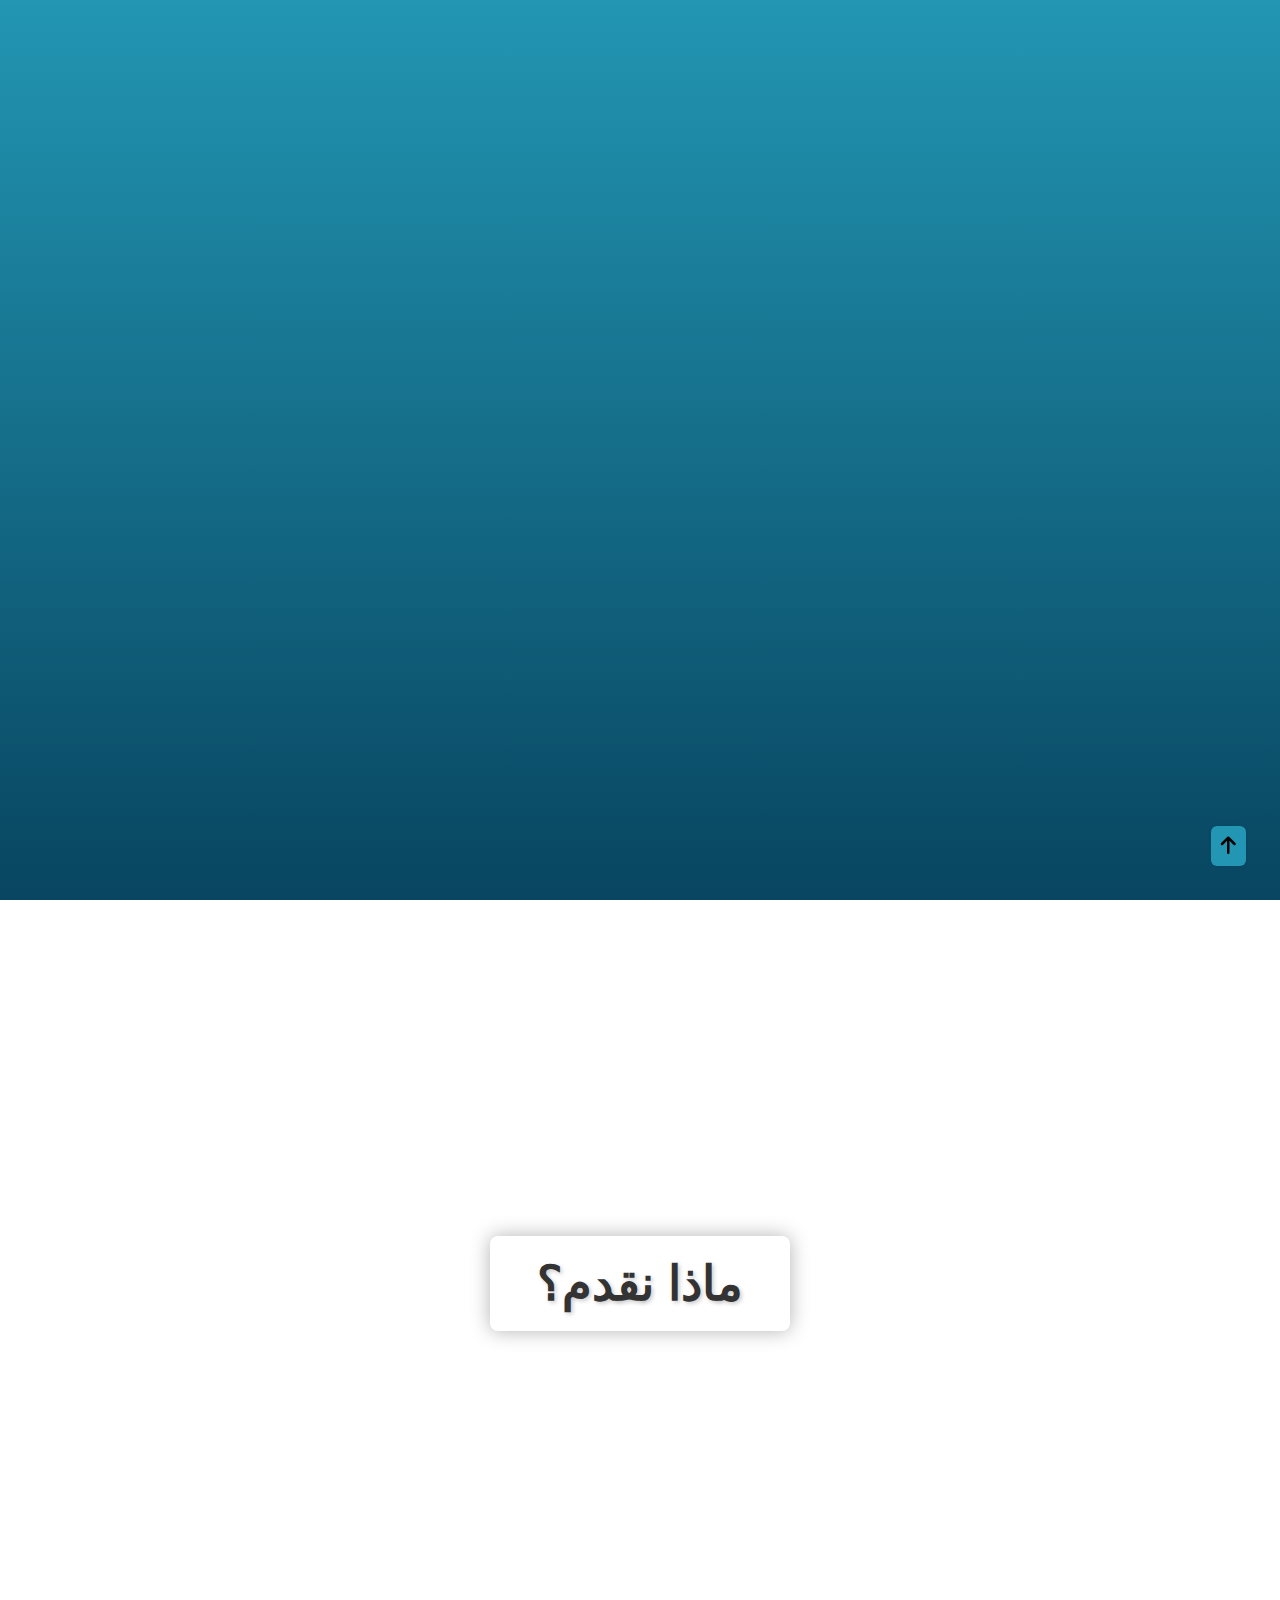
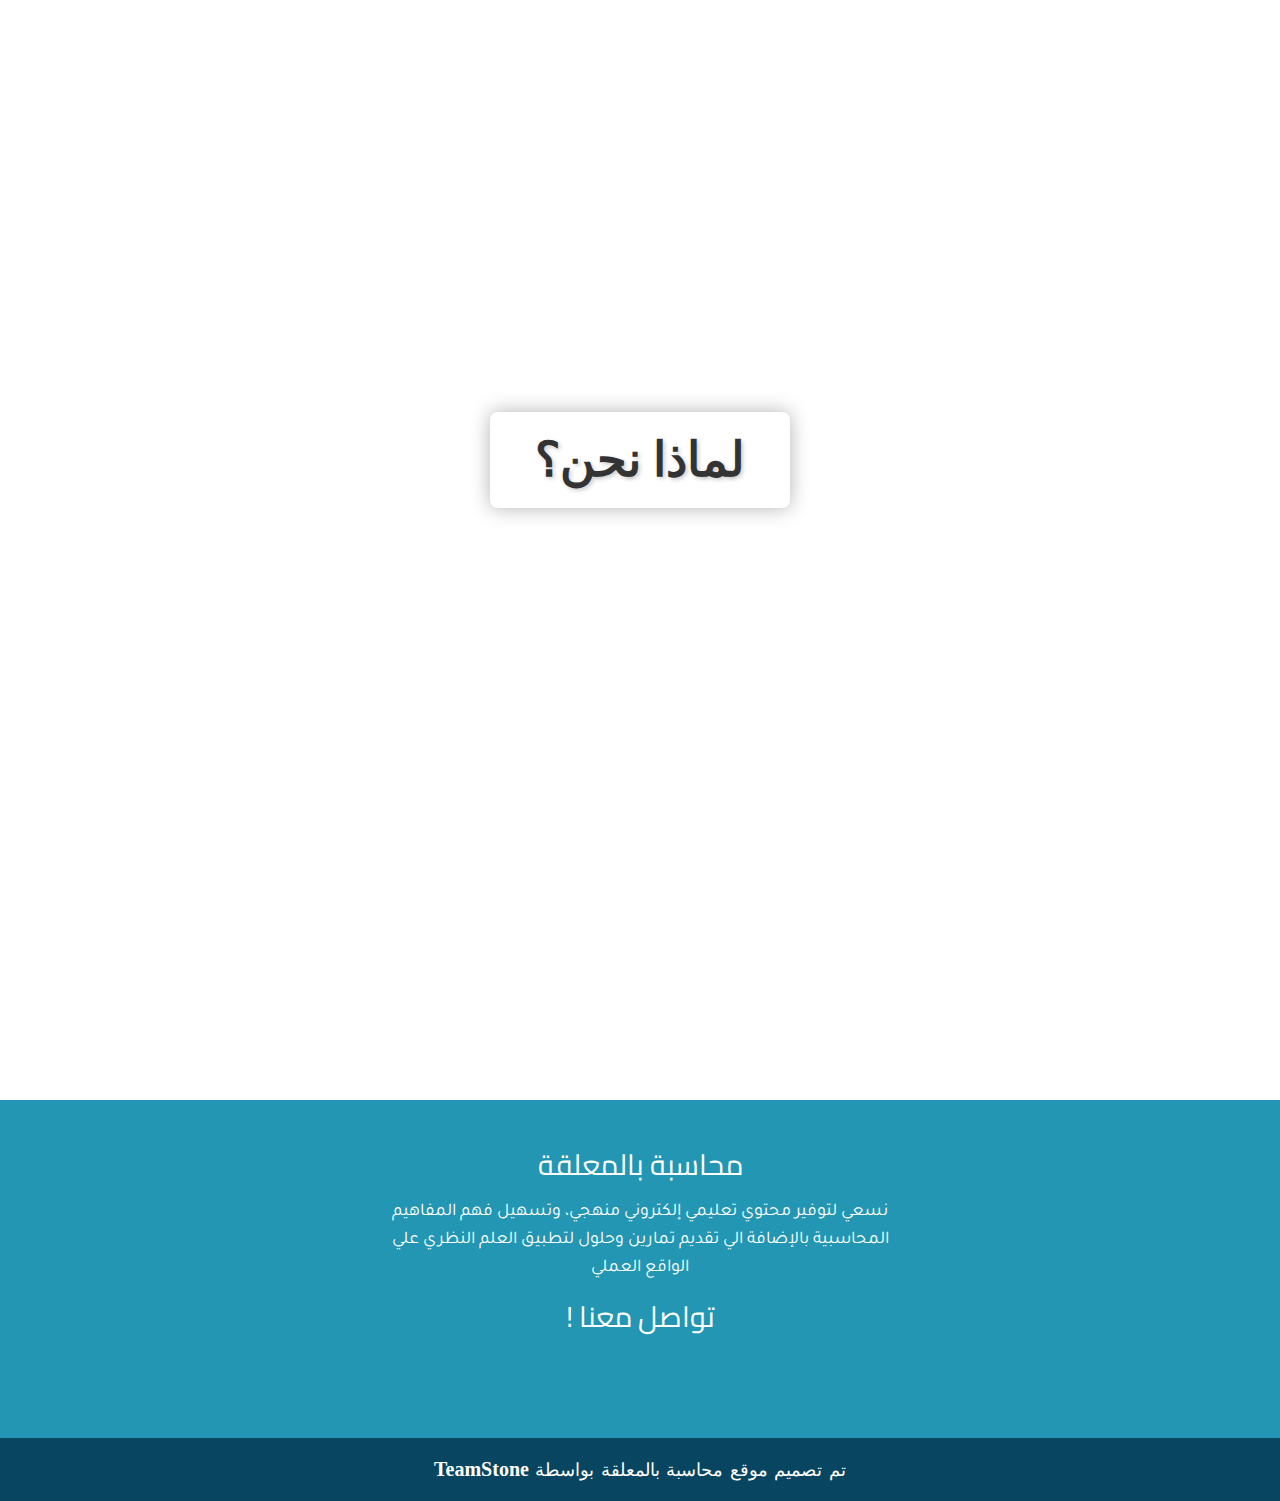
<file: Home/index.html>
<!DOCTYPE html>
<html lang="ar" dir="rtl">
    <head>
        <meta charset="UTF-8" />
        <meta name="viewport" content="width=device-width, initial-scale=1.0" />
        <title>محاسبة بالمعلقة</title>
        <link rel="shortcut icon" href="Imgs/logo/Logo-Title.png">
        <!-- Font Cairo -->
        <link rel="preconnect" href="https://fonts.googleapis.com" />
        <link rel="preconnect" href="https://fonts.gstatic.com" crossorigin />
        <link
            href="https://fonts.googleapis.com/css2?family=Cairo:wght@200..1000&display=swap"
            rel="stylesheet"
        />
        <!-- Font Tajawal -->
        <link rel="preconnect" href="https://fonts.googleapis.com" />
        <link rel="preconnect" href="https://fonts.gstatic.com" crossorigin />
        <link
            href="https://fonts.googleapis.com/css2?family=Cairo:wght@200..1000&family=Tajawal:wght@200;300;400;500;700;800;900&display=swap"
            rel="stylesheet"
        />
        <!-- Font Awesome -->
        <link rel="stylesheet" href="CSS/all.min.css" />
        <!-- Style File -->
        <link rel="stylesheet" href="CSS/css.css" />
        <!-- Normaliz File -->
        <link rel="stylesheet" href="CSS/normaliz.css" />
    </head>
    <body>
        <!-- Header -->
        <header class="header" id="header">
            <div class="continar">
                <!-- Naviction -->
                <nav id="navbar">
                    <ul class="nav-fr">
                        <li style="--i: 1">
                            <a href="index.html" class="logo-name"
                                >محاسبة بالمعلقة</a
                            >
                        </li>
                        <li style="--i: 2">
                            <a href="index.html" class="logo-img"
                                ><img src="Imgs/logo/logo.png" alt="Not found"
                            /></a>
                        </li>
                    </ul>
                    <ul class="nav-la" id="menu">
                        <li style="--i: 3">
                            <a href="index.html" class="bton"
                                >الصفحة الرئيسية</a
                            >
                        </li>
                        <li style="--i: 4" class="btn-menu">
                            <a href="#">▾ الاقسام</a>
                            <ul class="menu">
                                <a
                                    href="../Terms/index.html"
                                    target="_blank"
                                    ><li>النظري</li></a
                                >
                                <a
                                    href="../Exampls/index.html"
                                    target="_blank"
                                    ><li>الأمثلة</li></a
                                >
                                <a
                                    href="../Tests/index.html"
                                    target="_blank"
                                    ><li>التمارين</li></a
                                >
                            </ul>
                        </li>
                        <li style="--i: 5">
                            <a href="../TeamStone/index.html" target="_blank"
                                >من نحن</a
                            >
                        </li>
                        <li style="--i: 6"><a href="#footer">تواصل معنا</a></li>
                        <i
                            class="fac fa-solid fa-circle-xmark"
                            onclick="closemenu()"
                        ></i>
                    </ul>
                    <i class="fac fa-solid fa-bars" onclick="openmenu()"></i>
                </nav>
                <!-- EndNaviction -->
            </div>
        </header>
        <!-- End Header -->
        <!-- Home -->
        <section class="home" id="home">
            <!--  -->
            <div class="home-cont">
                <div class="home-box">
                    <h1>محاسبة بالمعلقة</h1>
                    <p>
                        نسعي لتوفير محتوي تعليمي إلكتروني منهجي، وتسهيل فهم
                        المفاهيم المحاسبية بالإضافة الي تقديم تمارين وحلول
                        لتطبيق العلم النظري علي الواقع العملي
                    </p>
                </div>
            </div>
        </section>
        <!-- EndHome -->

        <!-- services -->

        <section class="services">
            <h2 class="hs2">ماذا نقدم؟</h2>
            <div class="cards-container">
                <a href="../Terms/index.html"
                target="_blank"  class="slide-left card">
                    <h2>قسم النظري</h2>
                    <p>
                        تعرف على المفاهيم المحاسبية الأساسية والنظريات التي
                        تدعمها.
                    </p>
                </a>
                <a href="../Exampls/index.html"
                target="_blank" class="slide-top card">
                    <h2>قسم الأمثلة</h2>
                    <p>
                        استعرض الأمثلة العملية التي توضح تطبيق المفاهيم
                        المحاسبية في الواقع.
                    </p>
                </a>
                <a href="../Tests/index.html"
                target="_blank" class="slide-right card">
                    <h2>قسم التمارين</h2>
                    <p>
                        اختبر معرفتك وقدراتك في المحاسبة من خلال التمارين
                        العملية.
                    </p>
                </a>
            </div>
        </section>

        <!-- End services -->

        <!-- Why As? -->

        <section id="why-us">
            <div class="container">
                <div class="title-container">
                    <h2>لماذا نحن؟</h2>
                </div>
                <div class="row">
                    <div class="feature-box slide-left">
                        <i class="fas fa-users"></i>
                        <h3>خبرة متميزة</h3>
                        <p>
                            نقدم لك خبرة متميزة في المحاسبة المالية من خلال فريق
                            متخصص ومحترف.
                        </p>
                    </div>
                    <div class="feature-box slide-top">
                        <i class="fas fa-book-open"></i>
                        <h3>محتوى غني ومتنوع</h3>
                        <p>
                            نقدم لك محتوى غني ومتنوع يغطي جميع جوانب المحاسبة
                            المالية لتعزيز مهاراتك ومعرفتك.
                        </p>
                    </div>
                    <div class="feature-box slide-right">
                        <i class="fas fa-chalkboard-teacher"></i>
                        <h3>تعليم عملي</h3>
                        <p>
                            نحرص على تقديم تعليم عملي وتطبيقي يساعدك في تطوير
                            مهاراتك وتحقيق أهدافك المهنية.
                        </p>
                    </div>
                </div>
                <div class="animated-bg">
                    <div class="animated-shape"></div>
                </div>
            </div>
        </section>

        <!-- End Why As? -->

        <!-- Footer -->
        <section class="continer">
            <footer id="footer">
                <div class="footer-content">
                    <h3>محاسبة بالمعلقة</h3>
                    <p>
                        نسعي لتوفير محتوي تعليمي إلكتروني منهجي، وتسهيل فهم
                        المفاهيم المحاسبية بالإضافة الي تقديم تمارين وحلول
                        لتطبيق العلم النظري علي الواقع العملي
                    </p>
                    <h3>تواصل معنا !</h3>
                    <div class="socials">
                        <a style="--i: 10" href="#"
                            ><i class="fa fa-brands fa-facebook-f"></i
                        ></a>
                        <a style="--i: 9" href="https://wa.me/+201060819188"
                            ><i class="fa fa-brands fa-whatsapp"></i
                        ></a>
                        <a style="--i: 8" href="#"
                            ><i class="fa fa-regular fa-envelope"></i
                        ></a>
                        <a style="--i: 7" href="+201060819188"
                            ><i class="fa fa-brands fa-telegram"></i
                        ></a>
                    </div>
                </div>
                <div class="footer-bottom">
                    <p>
                        تم تصميم موقع محاسبة بالمعلقة بواسطة
                        <a href="../TeamStone/index.html"
                            ><span>TeamStone</span></a
                        >
                    </p>
                </div>
            </footer>
        </section>
        <a href="#" class="top"><i class="fa-solid fa-arrow-up"></i></a>
        <script src="JS/script.js"></script>
    </body>
</html>
</file>
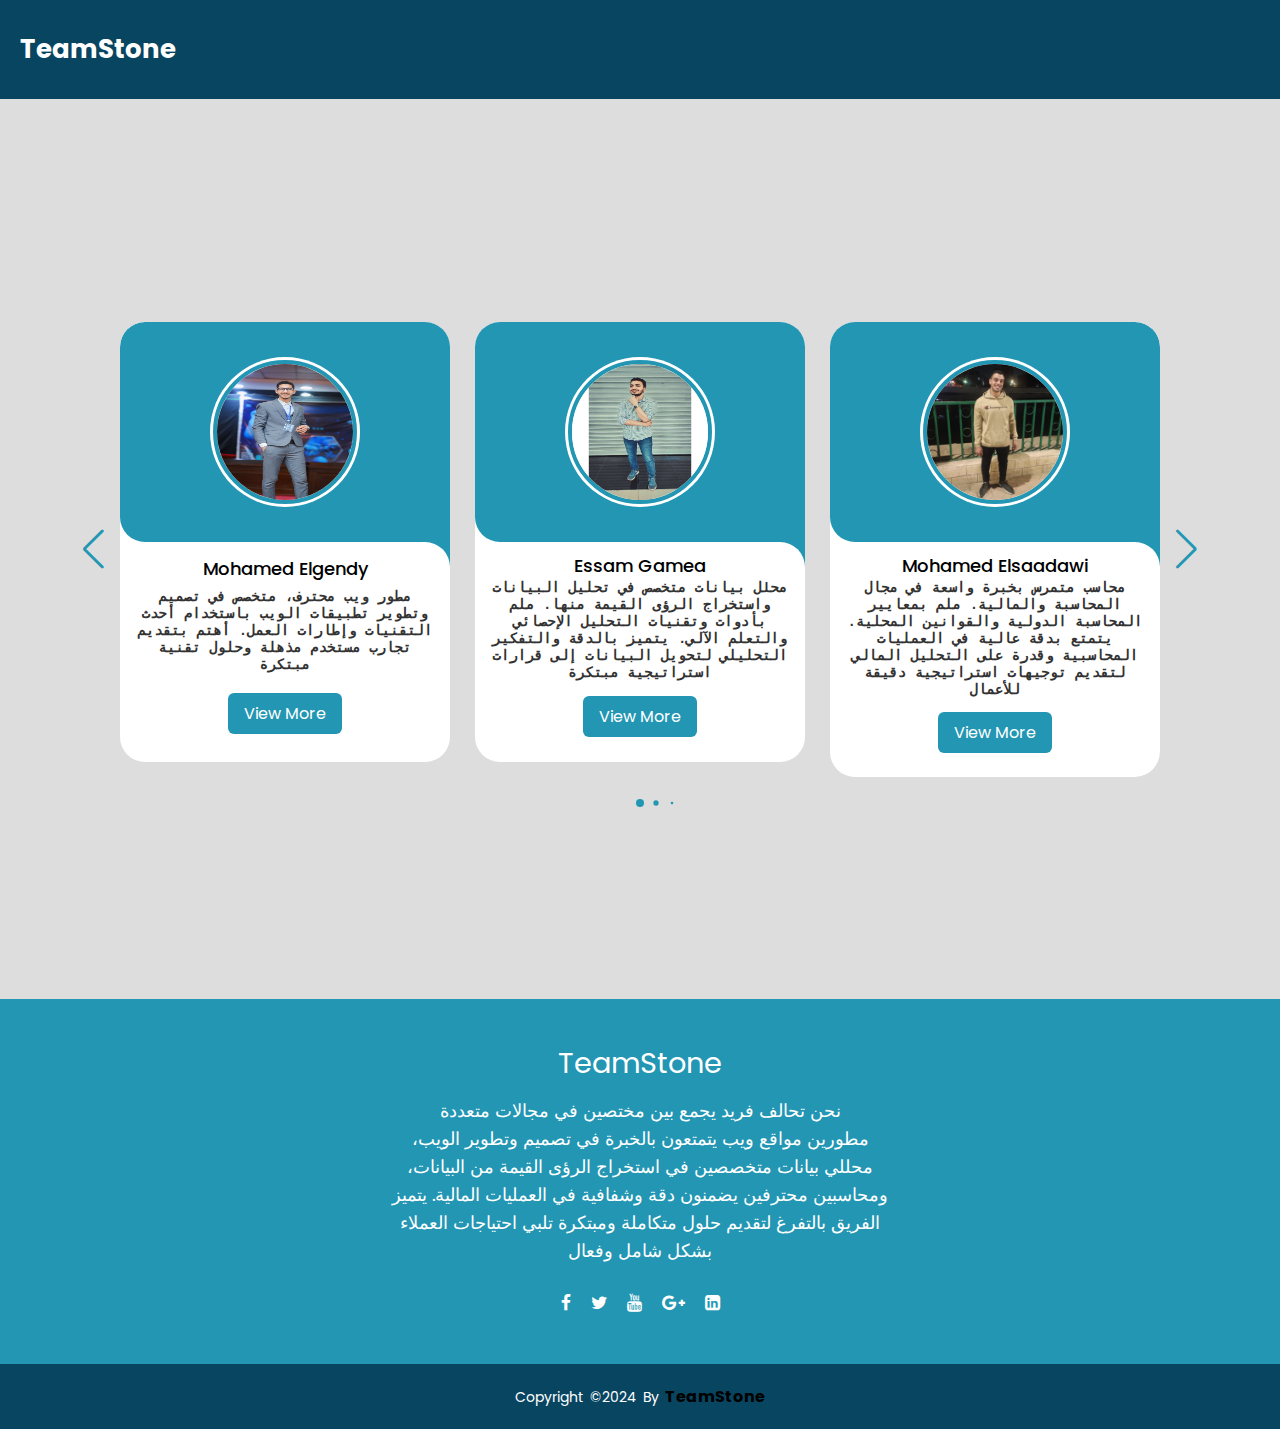
<file: TeamStone/index.html>
<!DOCTYPE html>
<html lang="en">
    <head>
        <meta charset="UTF-8" />
        <meta http-equiv="X-UA-Compatible" content="IE=edge" />
        <meta name="viewport" content="width=device-width, initial-scale=1.0" />
        <title>TeamStone</title>
        <link rel="stylesheet" href="CSS/swiper-bundle.min.css" />
        <link
            rel="stylesheet"
            href="https://stackpath.bootstrapcdn.com/font-awesome/4.7.0/css/font-awesome.min.css"
        />
        <link rel="stylesheet" href="CSS/style.css" />
    </head>
    <body>
        <header>
            <div class="logo">TeamStone</div>
        </header>
        <div class="cards">
            <div class="slide-container swiper">
                <div class="slide-content">
                    <div class="card-wrapper swiper-wrapper">
                        <div class="card swiper-slide">
                            <div class="image-content">
                                <span class="overlay"></span>
                                <div class="card-image">
                                    <img
                                        src="Images/Gendy3.jpg"
                                        alt=""
                                        class="card-img"
                                    />
                                </div>
                            </div>
                            <div class="card-conent">
                                <h2 class="name">Mohamed Elgendy</h2>
                                <p class="description">
                                    مطور ويب محترف، متخصص في تصميم وتطوير
                                    تطبيقات الويب باستخدام أحدث التقنيات وإطارات
                                    العمل. أهتم بتقديم تجارب مستخدم مذهلة وحلول
                                    تقنية مبتكرة
                                </p>
                                <a
                                    href="Files/Portfolio-Elgendy/index.html"
                                    class="button"
                                    target="_blank"
                                    >View More</a
                                >
                            </div>
                        </div>
                        <div class="card swiper-slide">
                            <div class="image-content">
                                <span class="overlay"></span>
                                <div class="card-image">
                                    <img
                                        src="Images/Essam.jpg"
                                        alt=""
                                        class="card-img"
                                    />
                                </div>
                            </div>
                            <div class="card-conent">
                                <h2 class="name">Essam Gamea</h2>
                                <p class="description">
                                    محلل بيانات متخصص في تحليل البيانات واستخراج
                                    الرؤى القيمة منها. ملم بأدوات وتقنيات
                                    التحليل الإحصائي والتعلم الآلي. يتميز بالدقة
                                    والتفكير التحليلي لتحويل البيانات إلى قرارات
                                    استراتيجية مبتكرة
                                </p>
                                <a
                                    href="Files/Portfolio-Essam/index.html"
                                    class="button"
                                    target="_blank"
                                    >View More</a
                                >
                            </div>
                        </div>
                        <div class="card swiper-slide">
                            <div class="image-content">
                                <span class="overlay"></span>
                                <div class="card-image">
                                    <img
                                        src="Images/Elsaadawi2.jpg"
                                        alt=""
                                        class="card-img"
                                    />
                                </div>
                            </div>
                            <div class="card-conent">
                                <h2 class="name">Mohamed Elsaadawi</h2>
                                <p class="description">
                                    محاسب متمرس بخبرة واسعة في مجال المحاسبة
                                    والمالية. ملم بمعايير المحاسبة الدولية
                                    والقوانين المحلية. يتمتع بدقة عالية في
                                    العمليات المحاسبية وقدرة على التحليل المالي
                                    لتقديم توجيهات استراتيجية دقيقة للأعمال
                                </p>
                                <a
                                    href="Files/Portfolio-Elsaadawi/index.html"
                                    class="button"
                                    target="_blank"
                                    >View More</a
                                >
                            </div>
                        </div>
                        <div class="card swiper-slide">
                            <div class="image-content">
                                <span class="overlay"></span>
                                <div class="card-image">
                                    <img
                                        src="Images/Elbatal.jpg"
                                        alt=""
                                        class="card-img"
                                    />
                                </div>
                            </div>
                            <div class="card-conent">
                                <h2 class="name">Mohamed Elbatal</h2>
                                <p class="description">
                                    محاسب متمرس بخبرة واسعة في مجال المحاسبة
                                    والمالية. ملم بمعايير المحاسبة الدولية
                                    والقوانين المحلية. يتمتع بدقة عالية في
                                    العمليات المحاسبية وقدرة على التحليل المالي
                                    لتقديم توجيهات استراتيجية دقيقة للأعمال
                                </p>
                                <a
                                    href="Files/Portfolio-Elbatal/index.html"
                                    class="button"
                                    target="_blank"
                                    >View More</a
                                >
                            </div>
                        </div>
                    </div>
                </div>
                <div class="swiper-button-next swiper-navBtn"></div>
                <div class="swiper-button-prev swiper-navBtn"></div>
                <div class="swiper-pagination"></div>
            </div>
        </div>
        <footer>
            <div class="footer-content">
                <h3>TeamStone</h3>
                <p>
                    نحن تحالف فريد يجمع بين مختصين في مجالات متعددة<br />
                    مطورين مواقع ويب يتمتعون بالخبرة في تصميم وتطوير الويب،
                    محللي بيانات متخصصين في استخراج الرؤى القيمة من البيانات،
                    ومحاسبين محترفين يضمنون دقة وشفافية في العمليات المالية.
                    يتميز الفريق بالتفرغ لتقديم حلول متكاملة ومبتكرة تلبي
                    احتياجات العملاء بشكل شامل وفعال
                </p>
                <ul class="socials">
                    <li>
                        <a href="#"><i class="fa fa-facebook"></i></a>
                    </li>
                    <li>
                        <a href="#"><i class="fa fa-twitter"></i></a>
                    </li>
                    <li>
                        <a href="#"><i class="fa fa-youtube"></i></a>
                    </li>
                    <li>
                        <a href="#"><i class="fa fa-google-plus"></i></a>
                    </li>
                    <li>
                        <a href="#"><i class="fa fa-linkedin-square"></i></a>
                    </li>
                </ul>
            </div>
            <div class="footer-bottom">
                <p>
                    copyright &copy;2024 by
                    <span>TeamStone</span>
                </p>
            </div>
        </footer>
    </body>
    <script src="JS/swiper-bundle.min.js"></script>
    <script src="JS/script.js"></script>
</html>
</file>
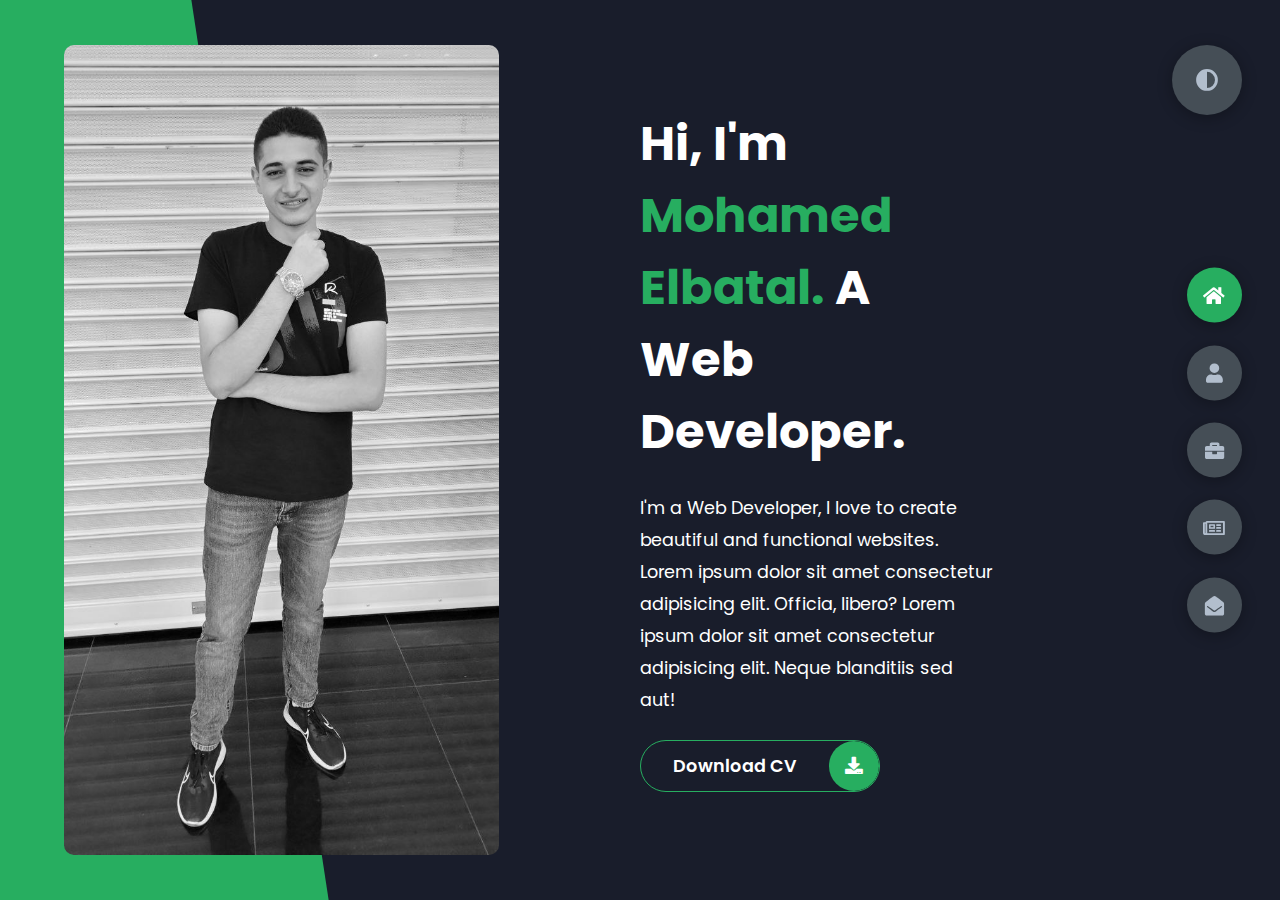
<file: TeamStone/Files/Portfolio-Elbatal/index.html>
<!DOCTYPE html>
<html lang="en">
<head>
    <meta charset="UTF-8">
    <meta http-equiv="X-UA-Compatible" content="IE=edge">
    <meta name="viewport" content="width=device-width, initial-scale=1.0">
    <title>Portfolio | El-Batal</title>
    <link rel="icon" href="./img/hero.png" type="image/x-icon" />
    <link rel="stylesheet" href="styles/styles.css">
    <link rel="preconnect" href="https://fonts.googleapis.com">
    <link rel="preconnect" href="https://fonts.gstatic.com" crossorigin>
    <link rel="stylesheet" href="https://cdnjs.cloudflare.com/ajax/libs/font-awesome/5.15.4/css/all.min.css" integrity="sha512-1ycn6IcaQQ40/MKBW2W4Rhis/DbILU74C1vSrLJxCq57o941Ym01SwNsOMqvEBFlcgUa6xLiPY/NS5R+E6ztJQ==" crossorigin="anonymous" referrerpolicy="no-referrer" />
    <link href="https://fonts.googleapis.com/css2?family=Poppins:wght@400;500;600;700;800&display=swap" rel="stylesheet">
</head>
<body class="main-content">
    <header class="container header active" id="home">
        <div class="header-content">
            <div class="left-header">
                <div class="h-shape"></div>
                <div class="image">
                    <img src="img/hero2.jpg" alt="">
                </div>
            </div>
            <div class="right-header">
                <h1 class="name">
                    Hi, I'm <span> Mohamed Elbatal.</span>
                    A Web Developer.
                </h1>
                <p>
                    I'm a Web Developer, I love to create beautiful and functional websites.
                    Lorem ipsum dolor sit amet consectetur adipisicing elit. Officia, libero?
                    Lorem ipsum dolor sit amet consectetur adipisicing elit. Neque blanditiis sed aut!
                </p>
                <div class="btn-con">
                    <a href="" class="main-btn">
                        <span class="btn-text">Download CV</span>
                        <span class="btn-icon"><i class="fas fa-download"></i></span>
                    </a>
                </div>
            </div>
        </div>
    </header>
    <main>
        <section class="container about" id="about">
            <div class="main-title">
                <h2>About <span>me</span><span class="bg-text">my stats</span></h2>
            </div>
            <div class="about-container">
                <div class="left-about">
                    <h4>Information About me</h4>
                    <p>
                        Lorem ipsum dolor sit amet consectetur adipisicing elit. 
                        Eveniet labore nihil obcaecati consequatur. Debitis error doloremque, 
                        vero eos vel nemo eius voluptatem dicta tenetur modi. <br /> <br /> La musica
                        delectus dolore fugiat exercitationem a, 
                        ipsum quidem quo enim natus accusamus labore dolores nam. Unde.
                        Lorem ipsum dolor sit amet consectetur, adipisicing elit. 
                        Harum non necessitatibus deleniti eum soluta.
                    </p>
                    <div class="btn-con">
                        <a href="#" class="main-btn">
                            <span class="btn-text">Download CV</span>
                            <span class="btn-icon"><i class="fas fa-download"></i></span>
                        </a>
                    </div>
                </div>
                <div class="right-about">
                    <div class="about-item">
                        <div class="abt-text">
                            <p class="large-text">650+</p>
                            <p class="small-text">Projects <br /> Completed</p>
                        </div>
                    </div>
                    <div class="about-item">
                        <div class="abt-text">
                            <p class="large-text">10+</p>
                            <p class="small-text">Years of <br /> experience</p>
                        </div>
                    </div>
                    <div class="about-item">
                        <div class="abt-text">
                            <p class="large-text">300+</p>
                            <p class="small-text">Happy <br /> Clients</p>
                        </div>
                    </div>
                    <div class="about-item">
                        <div class="abt-text">
                            <p class="large-text">400+</p>
                            <p class="small-text">Customer <br /> reviews</p>
                        </div>
                    </div>
                </div>
            </div>
            <div class="about-stats">
                <h4 class="stat-title">My Skills</h4>
                <div class="progress-bars">
                    <div class="progress-bar">
                        <p class="prog-title">html5</p>
                        <div class="progress-con">
                            <p class="prog-text">80%</p>
                            <div class="progress">
                                <span class="html"></span>
                            </div>
                        </div>
                    </div>
                    <div class="progress-bar">
                        <p class="prog-title">css3</p>
                        <div class="progress-con">
                            <p class="prog-text">95%</p>
                            <div class="progress">
                                <span class="css"></span>
                            </div>
                        </div>
                    </div>
                    <div class="progress-bar">
                        <p class="prog-title">javascript</p>
                        <div class="progress-con">
                            <p class="prog-text">75%</p>
                            <div class="progress">
                                <span class="js"></span>
                            </div>
                        </div>
                    </div>
                    <div class="progress-bar">
                        <p class="prog-title">ReactJS</p>
                        <div class="progress-con">
                            <p class="prog-text">75%</p>
                            <div class="progress">
                                <span class="react"></span>
                            </div>
                        </div>
                    </div>
                    <div class="progress-bar">
                        <p class="prog-title">NodeJS</p>
                        <div class="progress-con">
                            <p class="prog-text">87%</p>
                            <div class="progress">
                                <span class="node"></span>
                            </div>
                        </div>
                    </div>
                    <div class="progress-bar">
                        <p class="prog-title">Python</p>
                        <div class="progress-con">
                            <p class="prog-text">70%</p>
                            <div class="progress">
                                <span class="python"></span>
                            </div>
                        </div>
                    </div>
                </div>
            </div>
            <h4 class="stat-title">My Timeline</h4>
            <div class="timeline">
                <div class="timeline-item">
                    <div class="tl-icon">
                        <i class="fas fa-briefcase"></i>
                    </div>
                    <p class="tl-duration">2010 - present</p>
                    <h5>Web Developer<span> - Vircrosoft</span></h5>
                    <p>
                        Lorem ipsum dolor sit amet consectetur adipisicing elit. Saepe quasi vero fugit.
                    </p>
                </div>
                <div class="timeline-item">
                    <div class="tl-icon">
                        <i class="fas fa-briefcase"></i>
                    </div>
                    <p class="tl-duration">2008 - 2011</p>
                    <h5>Software Engineer<span> - Boogle, Inc.</span></h5>
                    <p>
                        Lorem ipsum dolor sit amet consectetur adipisicing elit. Saepe quasi vero fugit.
                    </p>
                </div>
                <div class="timeline-item">
                    <div class="tl-icon">
                        <i class="fas fa-briefcase"></i>
                    </div>
                    <p class="tl-duration">2016 - 2017</p>
                    <h5>C++ Programmer<span> - Slime Tech</span></h5>
                    <p>
                        Lorem ipsum dolor sit amet consectetur adipisicing elit. Saepe quasi vero fugit.
                    </p>
                </div>
                <div class="timeline-item">
                    <div class="tl-icon">
                        <i class="fas fa-briefcase"></i>
                    </div>
                    <p class="tl-duration">2009 - 2013</p>
                    <h5>Business Degree<span> - Sussex University</span></h5>
                    <p>
                        Lorem ipsum dolor sit amet consectetur adipisicing elit. Saepe quasi vero fugit.
                    </p>
                </div>
                <div class="timeline-item">
                    <div class="tl-icon">
                        <i class="fas fa-briefcase"></i>
                    </div>
                    <p class="tl-duration">2013 - 2016</p>
                    <h5>Computer Science Degree<span> - Brookes University</span></h5>
                    <p>
                        Lorem ipsum dolor sit amet consectetur adipisicing elit. Saepe quasi vero fugit.
                    </p>
                </div>
                <div class="timeline-item">
                    <div class="tl-icon">
                        <i class="fas fa-briefcase"></i>
                    </div>
                    <p class="tl-duration">2017 - present</p>
                    <h5>3d Animation<span> - Brighton University</span></h5>
                    <p>
                        Lorem ipsum dolor sit amet consectetur adipisicing elit. Saepe quasi vero fugit.
                    </p>
                </div>
            </div>
        </section>
        <section class="container" id="portfolio">
            <div class="main-title">
                <h2>My <span>Portfolio</span><span class="bg-text">My Work</span></h2>
            </div>
            <p class="port-text">
                Here is some of my work that I've done in various programming languages.
            </p>
            <div class="portfolios">
                <div class="portfolio-item">
                    <div class="image">
                        <img src="img/port1.jpg" alt="">
                    </div>
                    <div class="hover-items">
                        <h3>Project Source</h3>
                        <div class="icons">
                            <a href="#" class="icon">
                                <i class="fab fa-github"></i>
                            </a>
                            <a href="#" class="icon">
                                <i class="fab fa-behance"></i>
                            </a>
                            <a href="#" class="icon">
                                <i class="fab fa-youtube"></i>
                            </a>
                        </div>
                    </div>
                </div>
                <div class="portfolio-item">
                    <div class="image">
                        <img src="img/port2.jpg" alt="">
                    </div>
                    <div class="hover-items">
                        <h3>Project Source</h3>
                        <div class="icons">
                            <a href="#" class="icon">
                                <i class="fab fa-github"></i>
                            </a>
                            <a href="#" class="icon">
                                <i class="fab fa-behance"></i>
                            </a>
                            <a href="#" class="icon">
                                <i class="fab fa-youtube"></i>
                            </a>
                        </div>
                    </div>
                </div>
                <div class="portfolio-item">
                    <div class="image">
                        <img src="img/port3.jpg" alt="">
                    </div>
                    <div class="hover-items">
                        <h3>Project Source</h3>
                        <div class="icons">
                            <a href="#" class="icon">
                                <i class="fab fa-github"></i>
                            </a>
                            <a href="#" class="icon">
                                <i class="fab fa-behance"></i>
                            </a>
                            <a href="#" class="icon">
                                <i class="fab fa-youtube"></i>
                            </a>
                        </div>
                    </div>
                </div>
                <div class="portfolio-item">
                    <div class="image">
                        <img src="img/port4.jpg" alt="">
                    </div>
                    <div class="hover-items">
                        <h3>Project Source</h3>
                        <div class="icons">
                            <a href="#" class="icon">
                                <i class="fab fa-github"></i>
                            </a>
                            <a href="#" class="icon">
                                <i class="fab fa-behance"></i>
                            </a>
                            <a href="#" class="icon">
                                <i class="fab fa-youtube"></i>
                            </a>
                        </div>
                    </div>
                </div>
                <div class="portfolio-item">
                    <div class="image">
                        <img src="img/port5.jpg" alt="">
                    </div>
                    <div class="hover-items">
                        <h3>Project Source</h3>
                        <div class="icons">
                            <a href="#" class="icon">
                                <i class="fab fa-github"></i>
                            </a>
                            <a href="#" class="icon">
                                <i class="fab fa-behance"></i>
                            </a>
                            <a href="#" class="icon">
                                <i class="fab fa-youtube"></i>
                            </a>
                        </div>
                    </div>
                </div>
                <div class="portfolio-item">
                    <div class="image">
                        <img src="img/port2.jpg" alt="">
                    </div>
                    <div class="hover-items">
                        <h3>Project Source</h3>
                        <div class="icons">
                            <a href="#" class="icon">
                                <i class="fab fa-github"></i>
                            </a>
                            <a href="#" class="icon">
                                <i class="fab fa-behance"></i>
                            </a>
                            <a href="#" class="icon">
                                <i class="fab fa-youtube"></i>
                            </a>
                        </div>
                    </div>
                </div>
            </div>
        </section>
        <section class="container" id="blogs">
            <div class="blogs-content">
                <div class="main-title">
                    <h2>My <span>Blogs</span><span class="bg-text">My Blogs</span></h2>
                </div>
                <div class="blogs">
                    <div class="blog">
                        <img src="img/port6.jpg" alt="">
                        <div class="blog-text">
                            <h4>
                                How to Create Your Own Website
                            </h4>
                            <p>
                                Lorem ipsum dolor sit, amet consectetur adipisicing elit. 
                                Doloribus natus voluptas, eos obcaecati recusandae amet?
                            </p>
                        </div>
                    </div>
                    <div class="blog">
                        <img src="img/blog1.jpg" alt="">
                        <div class="blog-text">
                            <h4>
                                How to Become an Expert in Web Design
                            </h4>
                            <p>
                                Lorem ipsum dolor sit, amet consectetur adipisicing elit. 
                                Doloribus natus voluptas, eos obcaecati recusandae amet?
                            </p>
                        </div>
                    </div>
                    <div class="blog">
                        <img src="img/blog2.jpg" alt="">
                        <div class="blog-text">
                            <h4>
                                Become a Web Designer in 10 Days
                            </h4>
                            <p>
                                Lorem ipsum dolor sit, amet consectetur adipisicing elit. 
                                Doloribus natus voluptas, eos obcaecati recusandae amet?
                            </p>
                        </div>
                    </div>
                    <div class="blog">
                        <img src="img/blog3.jpg" alt="">
                        <div class="blog-text">
                            <h4>
                                Debbuging made easy with Web Inspector
                            </h4>
                            <p>
                                Lorem ipsum dolor sit, amet consectetur adipisicing elit. 
                                Doloribus natus voluptas, eos obcaecati recusandae amet?
                            </p>
                        </div>
                    </div>
                    <div class="blog">
                        <img src="img/port1.jpg" alt="">
                        <div class="blog-text">
                            <h4>
                                Get started with Web Design and UI Design
                            </h4>
                            <p>
                                Lorem ipsum dolor sit, amet consectetur adipisicing elit. 
                                Doloribus natus voluptas, eos obcaecati recusandae amet?
                            </p>
                        </div>
                    </div>
                    <div class="blog">
                        <img src="img/port3.jpg" alt="">
                        <div class="blog-text">
                            <h4>
                                This is what you need to know about Web Design
                            </h4>
                            <p>
                                Lorem ipsum dolor sit, amet consectetur adipisicing elit. 
                                Doloribus natus voluptas, eos obcaecati recusandae amet?
                            </p>
                        </div>
                    </div>
                </div>
            </div>
        </section>
        <section class="container contact" id="contact">
            <div class="contact-container">
                <div class="main-title">
                    <h2>Contact <span>Me</span><span class="bg-text">Contact</span></h2>
                </div>
                <div class="contact-content-con">
                    <div class="left-contact">
                        <h4>Contact me here</h4>
                        <p>
                            Lorem ipsum dolor sit amet consectetur adipisicing elit. 
                            In, laborum numquam? Quam excepturi perspiciatis quas quasi.
                        </p>
                        <div class="contact-info">
                            <div class="contact-item">
                                <div class="icon">
                                    <i class="fas fa-map-marker-alt"></i>
                                    <span>Location</span>
                                </div>
                                <p>
                                    : London, united Kingdom
                                </p>
                            </div>
                            <div class="contact-item">
                                <div class="icon">
                                    <i class="fas fa-envelope"></i>
                                    <span>Email</span>
                                </div>
                                <p>
                                    <span>: maclinzuniversal@gmail.com</span>
                                </p>
                            </div>
                            <div class="contact-item">
                                <div class="icon">
                                    <i class="fas fa-user-graduate"></i>
                                    <span>Education</span>
                                </div>
                                <p>
                                    <span>: Sussex University, East Sussex</span>
                                </p>
                            </div>
                            <div class="contact-item">
                                <div class="icon">
                                    <i class="fas fa-user-graduate"></i>
                                    <span>Mobile Number</span>
                                </div>
                                <p>
                                    <span>: 07522670617</span>
                                </p>
                            </div>
                            <div class="contact-item">
                                <div class="icon">
                                    <i class="fas fa-globe-africa"></i>
                                    <span>Languages</span>
                                </div>
                                <p>
                                    <span>: Afrikaans, English, Spanish</span>
                                </p>
                            </div>
                        </div>
                        <div class="contact-icons">
                            <div class="contact-icon">
                                <a href="www.facebook.com" target="_blank">
                                    <i class="fab fa-facebook-f"></i>
                                </a>
                                <a href="#" target="_blank">
                                    <i class="fab fa-twitter"></i>
                                </a>
                                <a href="#" target="_blank">
                                    <i class="fab fa-github"></i>
                                </a>
                                <a href="#" target="_blank">
                                    <i class="fab fa-youtube"></i>
                                </a>
                            </div>
                        </div>
                    </div>
                    <div class="right-contact">
                        <form action="" class="contact-form">
                            <div class="input-control i-c-2">
                                <input type="text" required placeholder="YOUR NAME">
                                <input type="email" required placeholder="YOUR EMAIL">
                            </div>
                            <div class="input-control">
                                <input type="text" required placeholder="ENTER SUBJECT">
                            </div>
                            <div class="input-control">
                                <textarea name="" id="" cols="15" rows="8" placeholder="Message Here..."></textarea>
                            </div>
                            <div class="submit-btn">
                                <a href="#" class="main-btn">
                                    <span class="btn-text">Download CV</span>
                                    <span class="btn-icon"><i class="fas fa-download"></i></span>
                                </a>
                            </div>
                        </form>
                    </div>
                </div>
            </div>
        </section>
    </main>

    <div class="controls">
        <div class="control active-btn" data-id="home" >
            <i class="fas fa-home"></i>
        </div>
        <div class="control" data-id="about">
            <i class="fas fa-user"></i>
        </div>
        <div class="control" data-id="portfolio">
            <i class="fas fa-briefcase"></i>
        </div>
        <div class="control" data-id="blogs">
            <i class="far fa-newspaper"></i>
        </div>
        <div class="control" data-id="contact">
            <i class="fas fa-envelope-open"></i>
        </div>
    </div>
    <div class="theme-btn">
        <i class="fas fa-adjust"></i>
    </div>
    <script src="app.js"></script>
</body>
</html>
</file>
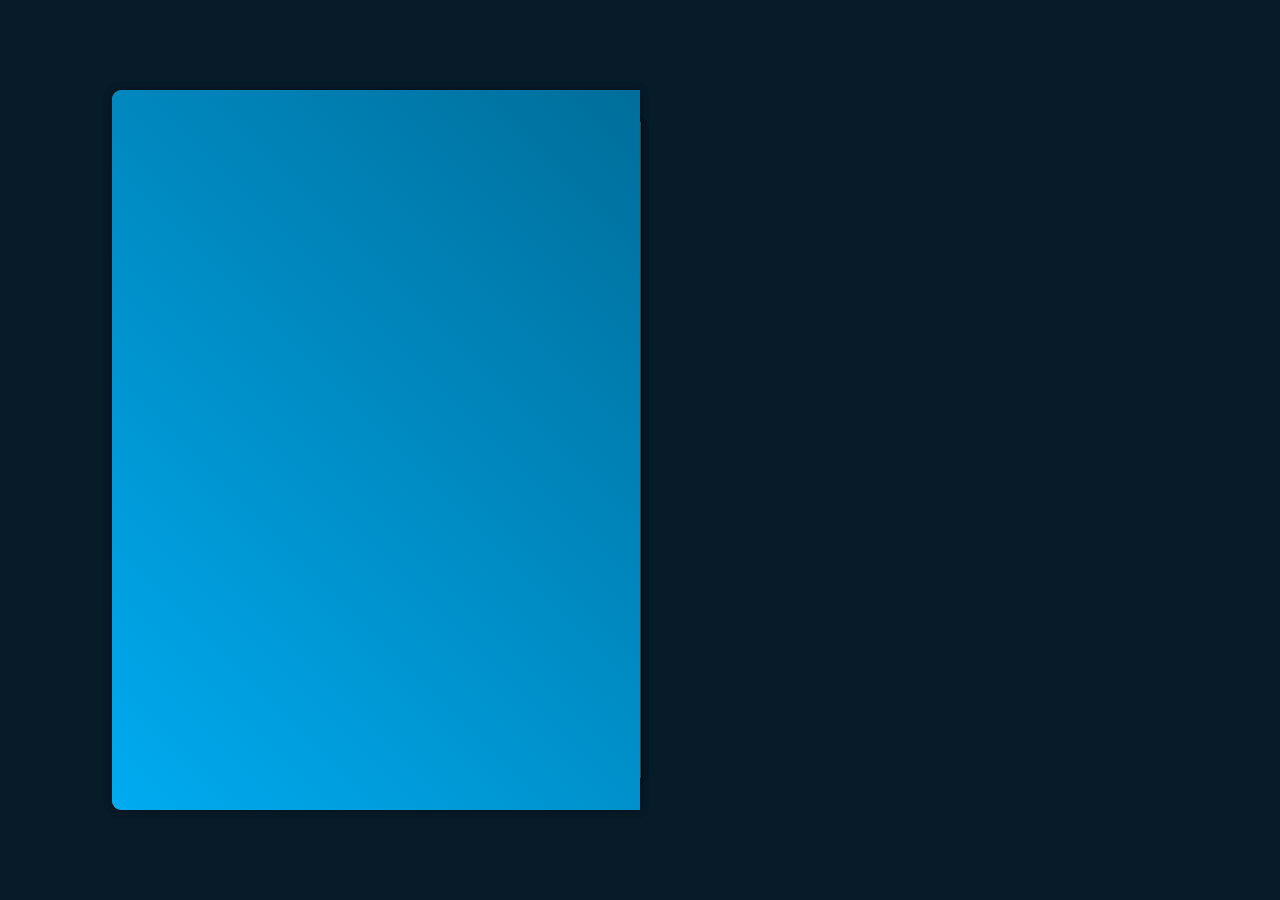
<file: TeamStone/Files/Portfolio-Essam/index.html>
<!DOCTYPE html>
<html lang="en">
<head>
    <meta charset="UTF-8">
    <meta http-equiv="X-UA-Compatible" content="IE=edge">
    <meta name="viewport" content="width=device-width, initial-scale=1.0">
    <title>Portfolio | Essam</title>
    <link rel="stylesheet" href="CSS/index.css">
    <!-- Box icons -->
    <link href='https://unpkg.com/boxicons@2.1.4/css/boxicons.min.css' rel='stylesheet'>
</head>
<body>
    <div class="wrapper">
        <div class="cover cover-left"></div>
        <div class="cover cover-right"></div>

        <div class="book">
            <!-- Profile Page -->
            <div class="book-page page-left">
                <div class="profile-page">
                    <img src="Imegs/hero.jpg" alt="">
                    <h1>Essam Gamee</h1>
                    <h3>Web Developer</h3>

                    <div class="social-media">
                        <a href=""><i class='bx bxl-facebook'></i></a>
                        <a href=""><i class='bx bxl-twitter' ></i></a>
                        <a href=""><i class='bx bxl-linkedin' ></i></a>
                        <a href=""><i class='bx bxl-instagram-alt' ></i></a>
                    </div>

                    <p>Hi, I'm Essam Gamee, a Web Developer. Lorem ipsum dolor sit amet consectetur adipisicing elit.
                        Earum nemo deleniti numquam possimus quisquam fugiat laudantium soluta quod 
                        in necessitatibus nulla dolores totam corrupti ipsa alias, nesciunt impedit iste ut.</p>

                        <div class="btn-box">
                            <a href="#" class="btn">Download CV</a>
                            <a href="#" class="btn contact-me">Contact-me</a>
                        </div>
                </div>
            </div>
            <!-- page 1 & 2  -->
            <div class="book-page page-right turn" id="turn-1">
                <!-- Page 1 (work experience) -->
                <div class="page-front">
                    <h1 class="title">Work Experience</h1>

                    <div class="workeduc-box">
                        <div class="workeduc-content">
                            <span class="year"><i class='bx bxs-calendar' ></i>2020 - 2021</span>
                            <h3>Web Developer - Company</h3>
                            <p>Lorem, ipsum dolor sit amet consectetur adipisicing elit. Esse, harum ipsa! Sequi animi, 
                                perspiciatis illum commodi quibusdam 
                                voluptas beatae voluptates ullam illo corporis ab modi.</p>
                        </div>
                        <div class="workeduc-content">
                            <span class="year"><i class='bx bxs-calendar' ></i>2021 - 2022</span>
                            <h3>Web Developer - Company</h3>
                            <p>Lorem, ipsum dolor sit amet consectetur adipisicing elit. Esse, harum ipsa! Sequi animi, 
                                perspiciatis illum commodi quibusdam 
                                voluptas beatae voluptates ullam illo corporis ab modi.</p>
                        </div>
                        <div class="workeduc-content">
                            <span class="year"><i class='bx bxs-calendar' ></i>2022 - 2023</span>
                            <h3>Web Developer - Company</h3>
                            <p>Lorem, ipsum dolor sit amet consectetur adipisicing elit. Esse, harum ipsa! Sequi animi, 
                                perspiciatis illum commodi quibusdam 
                                voluptas beatae voluptates ullam illo corporis ab modi.</p>
                        </div>
                    </div>

                    <span class="number-page">1</span>

                    <!-- next bottom -->
                    <span class="nextprev-btn" data-page="turn-1">
                        <i class='bx bx-chevron-right' ></i>
                    </span>
                </div>
                <!-- Page 2 (education) -->
                <div class="page-back">
                    <h1 class="title">Education</h1>

                    <div class="workeduc-box">
                        <div class="workeduc-content">
                            <span class="year"><i class='bx bxs-calendar' ></i>2017 - 2018</span>
                            <h3>Master Degree - University</h3>
                            <p>Lorem, ipsum dolor sit amet consectetur adipisicing elit. Esse, harum ipsa! Sequi animi, 
                                perspiciatis illum commodi quibusdam 
                                voluptas beatae voluptates ullam illo corporis ab modi.</p>
                        </div>
                        <div class="workeduc-content">
                            <span class="year"><i class='bx bxs-calendar' ></i>2018 - 2019</span>
                            <h3>Master Degree - University</h3>
                            <p>Lorem, ipsum dolor sit amet consectetur adipisicing elit. Esse, harum ipsa! Sequi animi, 
                                perspiciatis illum commodi quibusdam 
                                voluptas beatae voluptates ullam illo corporis ab modi.</p>
                        </div>
                        <div class="workeduc-content">
                            <span class="year"><i class='bx bxs-calendar' ></i>2019 - 2020</span>
                            <h3>Master Degree - University</h3>
                            <p>Lorem, ipsum dolor sit amet consectetur adipisicing elit. Esse, harum ipsa! Sequi animi, 
                                perspiciatis illum commodi quibusdam 
                                voluptas beatae voluptates ullam illo corporis ab modi.</p>
                        </div>
                    </div>

                    <span class="number-page">2</span>

                    <!-- prev bottom -->
                    <span class="nextprev-btn back" data-page="turn-1">
                        <i class='bx bx-chevron-left' ></i>
                    </span>
                </div>
            </div>

            <!-- page 3 & 4  -->
            <div class="book-page page-right turn" id="turn-2">
                <!-- page 3 (My services) -->

                <div class="page-front">
                    <h1 class="title">My Services</h1>

                    <div class="services-box">
                        <div class="services-content">
                            <i class='bx bx-code-alt' ></i>
                            <h3>Web Development</h3>
                            <p>Lorem ipsum dolor, sit amet consectetur adipisicing elit.</p>
                            <a href="#" class="btn">Read More</a>
                        </div>
                        <div class="services-content">
                            <i class='bx bxs-paint' ></i>
                            <h3>Creative Design</h3>
                            <p>Lorem ipsum dolor, sit amet consectetur adipisicing elit.</p>
                            <a href="#" class="btn">Read More</a>
                        </div>
                        <div class="services-content">
                            <i class='bx bx-bar-chart-alt' ></i>
                            <h3>Digital Marketing</h3>
                            <p>Lorem ipsum dolor, sit amet consectetur adipisicing elit.</p>
                            <a href="#" class="btn">Read More</a>
                        </div>
                        <div class="services-content">
                            <i class='bx bx-search' ></i>
                            <h3>SEO</h3>
                            <p>Lorem ipsum dolor, sit amet consectetur adipisicing elit.</p>
                            <a href="#" class="btn">Read More</a>
                        </div>
                    </div>

                    <span class="number-page">3</span>

                    <!-- next bottom -->
                    <span class="nextprev-btn" data-page="turn-2">
                        <i class='bx bx-chevron-right' ></i>
                    </span>
                </div>

                <!-- page 4 (My skills) -->
                <div class="page-back">
                    <h1 class="title">My Skills</h1>
                    <div class="skills-box">
                        <div class="skills-content">
                            <h3>Front-End</h3>
                            <div class="content">
                                <span><i class='bx bxl-html5' ></i>HTML</span>
                                <span><i class='bx bxl-css3' ></i>CSS</span>
                                <span><i class='bx bxl-javascript' ></i>JS</span>
                                <span><i class='bx bxl-angular' ></i>Angular</span>
                                <span><i class='bx bxl-react' ></i>React</span>
                                <span><i class='bx bxl-bootstrap' ></i>Bootstrap</span>
                                <span><i class='bx bxl-tailwind-css' ></i>Tailwind</span>
                            </div>
                        </div>
                        <div class="skills-content">
                            <h3>Back-End</h3>
                            <div class="content">
                                <span><i class='bx bxl-python' ></i>Python</span>
                                <span><i class='bx bxl-java' ></i>Java</span>
                                <span><i class='bx bxl-php' ></i>PHP</span>
                                <span><i class='bx bxl-nodejs' ></i>Node</span>
                            </div>
                        </div>
                        <div class="skills-content">
                            <h3>UI/UX Design</h3>
                            <div class="content">
                                <span><i class='bx bxl-figma' ></i>Figma</span>
                            </div>
                        </div>
                    </div>

                    <span class="number-page">4</span>

                    <!-- prev bottom -->
                    <span class="nextprev-btn back" data-page="turn-2">
                        <i class='bx bx-chevron-left' ></i>
                    </span>
                </div>
            </div>

            <!-- page 5 & 6  -->
            <div class="book-page page-right turn" id="turn-3">
                <!-- page 5 (latest project or my portfolio) -->
                <div class="page-front">
                    <h1 class="title">Latest Project</h1>

                    <div class="portfolio-box">
                        <div class="img-box">
                            <img src="Imegs/portfolio.jpg" alt="">
                        </div>

                        <div class="info-box">
                            <div class="info-title">
                                <h3>Project Name</h3>
                                <a href="#">Live Preview<i class='bx bx-link-external' ></i></a>
                            </div>
                            <p>Tech Used:</p>
                            <p>Lorem ipsum dolor, sit amet consectetur adipisicing elit. 
                                Aperiam unde exercitationem commodi rem repellendus 
                                in ut totam ratione officia quasi.</p>
                        </div>
    
                        <div class="btn-box">
                            <a href="#" class="btn">Source Code</a>
                            <a href="#" class="btn">More Projects</a>
                        </div>
                    </div>

                    <span class="number-page">5</span>

                    <!-- next bottom -->
                    <span class="nextprev-btn" data-page="turn-3">
                        <i class='bx bx-chevron-right' ></i>
                    </span>
                </div>
                <!-- page 6 (contact me) -->
                <div class="page-back">
                    <h1 class="title">Contact Me!</h1>

                    <div class="contact-box">
                        <form action="#">
                            <input type="text" class="field" placeholder="Full Name" required>
                            <input type="email" class="field" placeholder="Email Address" required>
                            <textarea name="" id="" cols="30" rows="10" class="field" placeholder="Your Message" required></textarea>
                            <input type="submit" class="btn" value="Send Message">
                        </form>
                    </div>

                    <span class="number-page">6</span>

                    <!-- prev bottom -->
                    <span class="nextprev-btn back" data-page="turn-3">
                        <i class='bx bx-chevron-left' ></i>
                    </span>

                    <a href="#" class="back-profile">
                        <p>Profile</p>
                        <i class='bx bxs-user' ></i>
                    </a>
                </div>
            </div>
            
        </div>
    </div>
    
    <script src="JS/index.js"></script>
</body>
</html>
</file>
<file: Home/CSS/css.css>
:root {
    --ColorBlueDark: #084560;
    --ColorBlueOpen: #2296b3;
    --ColorGray: #474747;
    --ColorOrange: #f5843c;
    --ColorWhite: #fff;
    --ColorBlack: #000;
    --ColorGreenDark: #005030;
    --MainTransition: .3s;
    --TransitionHalfe: .5s;
    --FontTajawal: "Tajawal", sans-serif;
    --FontCairo: "Cairo", sans-serif;
    --FontTahoma: Droid Arabic Naskh, Tahoma, FontAwesome, Arial, Sans-serif;
    --FontTahoma2: 'Segoe UI', Tahoma, Geneva, Verdana, sans-serif;
}

* {
    -webkit-box-sizing: border-box;
    -moz-box-sizing: border-box;
    box-sizing: border-box;
    margin: 0;
    scroll-behavior: smooth;
}

/* ............................ Scrool ............................ */

::-webkit-scrollbar {
    width: 15px;
}

::-webkit-scrollbar-track {
    background-color: #f6f6f6;
    box-shadow: 0 0 10px #aaa inset;
}

::-webkit-scrollbar-thumb {
    border-radius: 10px;
    background-color: var(--ColorBlueOpen);
}

::-webkit-scrollbar-thumb:hover {
    background-color: var(--ColorBlueDark);
}

/* ............................ End Scrool ............................ */

/* ............................ Heder ............................ */
header {
    width: 100%;
    top: 0;
    left: 0;
    background-color: transparent;
    z-index: 100;
    position: fixed;
    transition: background .6s ease-in-out;
}

.headerColor {
    background-color: var(--ColorBlueDark);
    transition: background .6s ease-in-out;
}

/* ............................ Navication ............................ */

nav {
    padding: 10px;
    display: flex;
    justify-content: space-evenly;
}

.nav-fr .logo-name {
    font-family: "Cairo", sans-serif;
    font-size: 26px;
}

.logo-img img {
    width: 75px;
    height: 75px;
}

.nav-fr,
.nav-la {
    font-family: "Tajawal", sans-serif;
    list-style-type: none;
    display: flex;
    align-items: center;
}

.nav-fr {
    justify-content: space-evenly;
    width: 40%;
}

.nav-fr li,
.nav-la li {
    transform: translateY(50px);
    animation: fadeInUp 1s forwards 0.5s;
    transition: all 0.3s ease;
    opacity: 0;
    animation-delay: calc(.2s* var(--i));
}

.nav-la {
    display: flex;
    justify-content: center;
    width: 60%;
    font-weight: bold;
}

.nav-fr li a,
.nav-la li a {
    text-decoration: none;
    color: white;
    font-size: 18px;
}

.nav-la li a:hover {
    background-color: var(--ColorWhite);
    color: #000;
    border-radius: 6px;
    transition: var(--MainTransition);
}

.nav-la a::before {
    position: absolute;
    width: 100%;
    height: 4px;
    background-color: white;
}

.nav-la li {
    width: calc(100% / 4);
    text-align: center;
}

.nav-la li a {
    padding: 10px;
    display: block;
    letter-spacing: 1px;
    font-weight: 600;
    position: relative;
    z-index: 2;
    text-transform: capitalize;
    transition: .5s;
    overflow-x: hidden;
}

.nav-la li a::before {
    position: absolute;
    content: "";
    left: -100%;
    bottom: 0;
    height: 3px;
    width: 50%;
    background-color: var(--ColorBlack);
    transition: .5s;
}

.nav-la li a::after {
    position: absolute;
    content: "";
    right: -100%;
    bottom: 0;
    height: 3px;
    width: 50%;
    background-color: var(--ColorBlack);
    transition: .5s;
}

.nav-la li a:hover::after {
    right: 0%;
}

.nav-la li a:hover::before {
    left: 0%;
}

ul.menu {
    list-style: none;
    position: absolute;
    background-color: var(--ColorBlueDark);
    padding-right: 0;
    text-align: center;
    display: none;
    width: 100%;
    border-radius: 5px;
}

ul.menu a {
    width: 100%;
    padding: 0;
}

ul.menu a {
    display: block;
    letter-spacing: 1px;
    font-weight: 600;
    position: relative;
    z-index: 2;
    text-transform: capitalize;
    transition: .5s;
    overflow-x: hidden;
}

ul.menu a:hover {
    color: #000;
    transition: .3s;
}

ul.menu a::before {
    position: absolute;
    content: "";
    left: -100%;
    top: 0;
    height: 3px;
    width: 100%;
    background-color: var(--ColorBlack);
    transition: .5s;
}

ul.menu a::after {
    position: absolute;
    content: "";
    right: -100%;
    bottom: 0;
    height: 3px;
    width: 100%;
    background-color: var(--ColorBlack);
    transition: .5s;
}

ul.menu a:hover::after {
    right: 0%;
}

.ul.menu a:hover::before {
    left: 0%;
}


ul.menu li {
    font-size: 18px;
    color: white;
    margin-right: 0;
    padding: 10px;
    width: 100%;
    transform: translateY(50px);
    animation: fadeInUp 0s forwards 0s;
    transition: all 0s ease;
    opacity: 0;
    animation-delay: 0s;
}

ul.menu li:hover {
    color: #000;
    transition: var(--TransitionHalfe);
}

.btn-menu {
    width: 100%;
    position: relative;
}

.btn-menu:hover ul.menu {
    display: block;
}

/* ............................ End Navication ............................ */

/* ............................ End Heder ............................ */

/* ............................ Home ............................ */

.home {
    width: 100%;
    min-height: 100vh;
    display: flex;
    justify-content: center;
    align-items: center;
    position: relative;
    /* background: linear-gradient(180deg, #f8985b, #f89822); */
    background: linear-gradient(180deg, #2296b3, #084560);
    /* background: #f68946; */
}

.home-box {
    padding: 10px;
    width: 600px;
    height: 230px;
    display: flex;
    flex-wrap: wrap;
    justify-content: center;
    align-content: space-evenly;
    background-color: var(--ColorWhite);
    box-shadow: 0px 0px 7px 10px rgba(0, 0, 0, 0.1);
    border-radius: 20px;
    opacity: 0;
    transform: translateY(50px) scale(1.5);
    animation: fadeInUp 1s forwards 0.5s;
    transition: all 0.3s ease;
}

.home-box:hover {
    box-shadow: 0 0 30px rgba(0, 0, 0, 0.2);
    background-color: var(--ColorBlueOpen);
}

.home .home-cont {
    text-align: center;
    max-width: 40rem;
}

.home .home-cont h1 {
    font-family: "Cairo", sans-serif;
    font-size: 45px;
    margin-bottom: 10px;
}

.home .home-cont p {
    font-size: 20px;
}
.home-box:hover p{
    color: white;
    transition: var(--TransitionHalfe);
}

.fac {
    display: none;
}

/* ............................ End Home ............................ */

/* ............................ serves ............................ */

.services {
    margin: 0;
    padding: 0;
    background-color: #f4f4f4;
    font-family: "Arial", sans-serif;
    text-align: center;
    display: flex;
    flex-direction: column;
    justify-content: center;
    align-items: center;
    height: 100vh;
    background-color: #fff;
}

.services .hs2 {
    width: 300px;
    color: #000;
    font-size: 3em;
    margin-bottom: 30px;
    font-weight: bold;
    text-shadow: 2px 2px 4px rgba(0, 0, 0, 0.2);
    padding: 20px;
    border-radius: 8px;
    box-shadow: 0px 0px 20px rgba(0, 0, 0, 0.3);
    color: #333;
    /* opacity: 0; */
    transform: translateY(50px);
    animation: fadeInUp 1s forwards .5s;
}

@keyframes scale {
    0% {
        transform: scale(0);
    }

    100% {
        transform: scale(1);
    }
}

.services .cards-container {
    display: flex;
    justify-content: center;
    align-items: center;
}

.services .card {
    flex: 1;
    max-width: 300px;
    margin: 0 30px;
    padding: 40px 30px;
    background-color: #e6f7ff;
    border-radius: 8px;
    box-shadow: 0px 0px 20px rgba(0, 0, 0, 0.1);
    transition: transform 0.3s ease-in-out;
    position: relative;
    overflow: hidden;
    text-decoration: none;
}

.services .card:hover.card::after {
    bottom: 0;
}

.card:hover.card h2,
.card:hover.card p {
    color: var(--ColorWhite);
    z-index: 2;
    position: relative;
}

.services .card::after {
    content: "";
    position: absolute;
    bottom: -100%;
    left: 0;
    background: var(--ColorBlueOpen);
    width: 100%;
    height: 100%;
    transition: .4s;
    z-index: 1;
}

.services .card:hover {
    transform: translateY(-10px);
    transition: var(--MainTransition);
    box-shadow: 0 0 5px 3px var(--ColorBlueDark);
}

.services h2 {
    color: #333;
    font-size: 2em;
    margin-bottom: 20px;
}

.services p {
    font-family: var(--FontTahoma2);
    color: #333;
    font-size: 1.2em;
}

/* ............................ End serves ............................ */

/* ............................ Why As? ............................ */

#why-us {
    margin: 0;
    padding: 0;
    height: 100vh;
    background-color: #fff;
    display: flex;
    justify-content: center;
    position: relative;
    overflow: hidden;
}

#why-us .container {
    max-width: 1200px;
    padding: 0 20px;
    text-align: center;
    position: relative;
}


#why-us .title-container {
    height: 30vh;
    display: flex;
    justify-content: center;
    align-items: center;
}

#why-us h2 {
    font-size: 3em;
    color: #333;
    margin-top: 150px;
    /* opacity: 0; */
    width: 300px;
    padding: 20px;
    box-shadow: 0px 0px 20px rgba(0, 0, 0, 0.3);
    text-shadow: 2px 2px 4px rgba(0, 0, 0, 0.2);
    border-radius: 8px;
    transform: translateY(50px);
    animation: fadeInUp 1s forwards 0.5s;
}
#why-us p {
    margin-top: 10px;
    font-weight: 700;
}

#why-us .row {
    margin-top: 60px;
    display: flex;
    justify-content: space-between;
}

#why-us .feature-box {
    align-content: space-between;
    flex: 1;
    background-color: #e6f7ff;
    padding: 30px;
    margin: 0 30px;
    border-radius: 15px;
    box-shadow: 0 0 20px rgba(0, 0, 0, 0.1);
    transition: all 0.3s ease;
    text-align: center;
    /* transform: translateY(50px); */
    /* opacity: 0; */
    /* animation: fadeInUp 1s forwards 0.5s; */
    position: relative;
    overflow: hidden;
}

/* #why-us .feature-box::after {
    content: "";
    position: absolute;
    bottom: -100%;
    left: 0;
    background: var(--ColorBlueOpen);
    width: 100%;
    height: 100%;
    transition: .4s;
    z-index: 1;
}

#why-us .feature-box:hover.feature-box::after {
    bottom: 0;
}

#why-us .feature-box:hover.feature-box i,
#why-us .feature-box:hover.feature-box h3,
#why-us .feature-box:hover.feature-box p {
    color: var(--ColorWhite);
    z-index: 2;
    position: relative;
}

#why-us .feature-box:hover {
    transform: translateY(-50px);
    box-shadow: 0 0 30px rgba(0, 0, 0, 0.2);
    transition: var(--MainTransition);
    box-shadow: 0 0 5px 3px var(--ColorBlueDark);
} */

#why-us .feature-box:hover {
    transform: translateY(-50px);
    box-shadow: 0 0 30px rgba(0, 0, 0, 0.2);
    transition: var(--MainTransition);
    box-shadow: 0 0 5px 5px #ddd;
}

#why-us .feature-box i {
    font-size: 3em;
    color: #555;
    margin-bottom: 20px;
    display: block;
    /* opacity: 0; */
    /* transform: translateY(50px); */
    animation: fadeInUp 1s forwards 0.7s;
}

#why-us .feature-box h3 {
    font-size: 2em;
    color: #555;
    /* opacity: 0; */
    /* transform: translateY(50px); */
    animation: fadeInUp 1s forwards 0.9s;
}


#why-us .animated-bg {
    position: absolute;
    top: 0;
    left: 0;
    width: 100%;
    height: 100%;
    background: linear-gradient(90deg, transparent, rgba(255, 255, 255, 0.9), transparent);
    z-index: -1;
    overflow: hidden;
}

#why-us .animated-shape {
    position: absolute;
    top: 0;
    left: -50%;
    width: 200%;
    height: 100%;
    background: linear-gradient(90deg, transparent, rgba(255, 255, 255, 0.7), transparent);
    animation: animatedBackground 3s infinite;
}

/* ............................ End Why As ............................ */

/* ............................ Footer ............................  */

footer {
    background-color: var(--ColorBlueOpen);
    height: auto;
    width: 100%;
    font-family: "open Sans";
    padding-top: 40px;
    color: #fff;
}

.footer-content {
    display: flex;
    align-items: center;
    justify-content: center;
    flex-direction: column;
    text-align: center;
}

.footer-content h3 {
    font-family: var(--FontCairo);
    font-size: 1.8rem;
    font-weight: 400;
    text-transform: capitalize;
    line-height: 3rem;
}

.footer-content p {
    font-family: var(--FontTajawal);
    max-width: 500px;
    margin: 10px auto;
    line-height: 28px;
    font-size: 18px;
}

.socials {
    list-style: none;
    display: flex;
    align-items: center;
    justify-content: center;
    margin: 1rem 0 3rem 0;
    padding-right: 0;
}

.socials a {
    margin: 0 10px;
    text-decoration: none;
    color: #fff;
    transition: .5s ease;
    opacity: 0;
    animation: slideLeft 1s ease forwards;
    animation-delay: calc(.2s* var(--i));
}

.socials a i {
    font-size: 2.1rem;
    transition: color .4s case;
}

.footer-bottom {
    background: var(--ColorBlueDark);
    width: 100%;
    padding: 20px 0;
    text-align: center;
}

.footer-bottom p {
    font-size: 18px;
    word-spacing: 2px;
    text-transform: capitalize;
}

.footer-bottom span {
    font-size: 20px;
    color: var(--ColorWhite);
    font-weight: bold;
    cursor: pointer;
    transition: .5s;
}

.footer-bottom a {
    text-decoration: none;
}

.socials a:hover i:hover {
    color: var(--ColorBlueDark);
    transition: var(--TransitionHalfe);
}

.footer-bottom span:hover {
    color: var(--ColorBlack);
    transition: var(--TransitionHalfe);
}

.top {
    color: var(--ColorBlack);
    position: fixed;
    bottom: 2.1rem;
    right: 2.1rem;
    background-color: var(--ColorBlueOpen);
    transition: var(--MainTransition);
    border-radius: 6px;
    box-shadow: 0 0 3px var(--ColorBlueDark);
}

.top:hover {
    color: var(--ColorWhite);
    background-color: var(--ColorBlueDark);
    /* box-shadow: 0 0 20px var(--ColorBlueDark); */
}

.top i {
    color: var(--mainColor1);
    background: var(--mainColor);
    font-size: 20px;
    padding: 10px;
    border-radius: 0.5rem;
}

/* EndFooter  */
/* ............................ Animation ............................ */



@keyframes fadeInUp {
    to {
        opacity: 1;
        transform: translateY(0) scale(1);
    }
}

@keyframes animatedBackground {
    0% {
        transform: translateX(-100%);
    }

    100% {
        transform: translateX(100%);
    }
}

@keyframes slideRight {
    0% {
        transform: translateX(-200px);
        opacity: 0;
    }

    100% {
        transform: translateX(0px);
        opacity: 1;
    }
}

.slide-left {
    animation: slideLeft 1s ease forwards;
    opacity: 0;
}

.slide-right {
    animation: slideRight 1s ease forwards;
    opacity: 0;
}

.slide-bottom {
    animation: slideBottom 1s ease forwards;
    opacity: 0;
}

.slide-top {
    animation: slideTop 1s ease forwards;
    opacity: 0;
}

@keyframes slideLeft {
    0% {
        transform: translateX(200px);
        opacity: 0;
    }

    100% {
        transform: translateX(0px);
        opacity: 1;
    }
}

@keyframes slideTop {
    0% {
        transform: translateY(200px);
        opacity: 0;
    }

    100% {
        transform: translateY(0px);
        opacity: 1;
    }
}

@keyframes slideBottom {
    0% {
        transform: translateY(-100px);
        opacity: 0;
    }

    100% {
        transform: translateY(0px);
        opacity: 1;
    }
}

/* ............................ End Animation ............................ */

/* ............................ Media ............................  */

/* ............................ Mobile ............................ */

@media (max-width: 767px) {

    .home-box {
        width: 400px;
    }

    .home .home-cont h1 {
        font-size: 35px;
    }

    .home .home-cont p {
        font-size: 18px;
    }

    .services .card {
        height: 100%;
    }
    .services h2 {
        font-size: 28px;
    }
    .services p {
        font-size: 14px;
    }

    .nav-fr .logo-name {
        font-size: 23px;
        margin-left: 10px;
    }

    nav {
        align-items: center;
        justify-content: space-around;
    }

    .nav-fr {
        width: 80%;
    }

    .fac {
        display: block;
        font-size: 25px;
        cursor: pointer;
    }

    .fa-bars {
        width: 20%;
        margin-right: 50px;
        transition: var(--MainTransition);
    }

    .fa-bars:hover {
        color: white;
    }

    .nav-la {
        box-shadow: -1px 0 30px rgba(0, 0, 0, .1);
        background: #fff;
        position: fixed;
        top: 0;
        left: 0;
        /* width: 200px; */
        width: 35%;
        height: 100vh;
        padding: 0;
        display: flex;
        flex-direction: column;
        justify-content: space-evenly;
        align-items: center;
        transition: .5s;
    }

    .nav-la li {
        margin-bottom: 55px;
        width: 90%;
    }

    .nav-la li a {
        font-size: 22px;
        color: var(--ColorBlueDark);
        transition: .3s linear;
        width: 100%;
        border-radius: 5px;
    }

    .nav-la li a::before {
        position: absolute;
        content: "";
        left: -100%;
        bottom: 0;
        height: 3px;
        width: 100%;
        background-color: var(--ColorBlueDark);
        transition: .5s;
    }

    .nav-la li a::after {
        position: absolute;
        content: "";
        right: -100%;
        bottom: 0;
        height: 3px;
        width: 100%;
        background-color: var(--ColorBlueDark);
        transition: .5s;
    }

    .nav-la li a:hover {
        color: var(--ColorWhite);
        background-color: var(--ColorBlueOpen);
    }


    .btn-menu {
        width: 100%;
        position: relative;
    }

    .btn-menu:hover ul.menu {
        display: block;
        text-align: center;
        margin-left: 100px;
        background-color: var(--ColorBlueOpen);
        width: 100%;
        z-index: 999;
        position: absolute;
    }

    ul.menu li {
        padding: 9px;
        margin-bottom: 0;
        color: var(--ColorBlack);
    }

    ul.menu li:hover {
        color: var(--ColorWhite);
    }

    nav ul .fac {
        position: absolute;
        top: 20px;
        right: 20px;
    }
    .services .hs2 {
        padding: 13px;
        width: 225px;
        font-size: 30px;
    }
    #why-us h2 {
        font-size: 34px;
        padding: 18px;
        width: 200px;
    }
    #why-us .feature-box {
        margin: 0 19px;
    }
    #why-us .feature-box i {
        font-size: 37px;
    }
    #why-us .feature-box h3 {
        font-size: 27px;
    }
    #why-us p {
        font-size: 17px;
    }
}



/* ............................ Small Screens ............................ */
@media (min-width: 768px) {}

/* ............................ Medium Screens ............................ */

@media (min-width: 992px) {}

/* ............................ Large Screens ............................ */

@media (min-width: 1200px) {}

/* ............................ End Media ............................  */
</file>
<file: TeamStone/CSS/style.css>
@import url('https://fonts.googleapis.com/css2?family=Poppins:wght@300;400;500;600&display=swap');

:root {
    --Color-dark: #084560;
    --Color-open: #2296b3;
}


/* ............................ Scrool ............................ */

::-webkit-scrollbar {
    width: 15px;
}

::-webkit-scrollbar-track {
    background-color: #f6f6f6;
    box-shadow: 0 0 10px #aaa inset;
}

::-webkit-scrollbar-thumb {
    border-radius: 10px;
    background-color: var(--Color-open);
}

::-webkit-scrollbar-thumb:hover {
    background-color: var(--Color-dark);
}

/* ............................ End Scrool ............................ */

* {
    margin: 0;
    padding: 0;
    box-sizing: border-box;
    font-family: 'Poppins', sans-serif;
}

header {
    display: flex;
    justify-content: flex-start;
    align-items: center;
    width: 100%;
    height: 11vh;
    background-color: var(--Color-dark);
}

.logo {
    margin-left: 20px;
    font-weight: bold;
    font-size: 26px;
    color: white;
}

.cards {
    min-height: 100vh;
    display: flex;
    align-items: center;
    justify-content: center;
    background-color: #00000022;
    ;
}

.slide-container {
    max-width: 1120px;
    width: 100%;
    padding: 40px 0;
}

.slide-content {
    margin: 0 40px;
    overflow: hidden;
    border-radius: 25px;
}

.card {
    border-radius: 25px;
    background-color: #fff;
}

.image-content,
.card-conent {
    display: flex;
    flex-direction: column;
    align-items: center;
    justify-content: space-around;
    padding: 10px 14px;
    min-height: 220px;
}

.image-content {
    position: relative;
    row-gap: 5px;
    padding: 25px 0;
}

.overlay {
    position: absolute;
    left: 0;
    top: 0;
    height: 100%;
    width: 100%;
    background-color: var(--Color-open);
    border-radius: 25px 25px 0 25px;
}

.overlay::before,
.overlay::after {
    content: "";
    position: absolute;
    right: 0;
    bottom: -40px;
    height: 40px;
    width: 40px;
    background-color: var(--Color-open);
}

.overlay::after {
    border-radius: 0 25px 0 0;
    background-color: #fff;
}

.card-image {
    position: relative;
    height: 150px;
    width: 150px;
    border-radius: 50%;
    background: #fff;
    padding: 3px;
}

.card-image .card-img {
    height: 100%;
    width: 100%;
    /* object-fit: cover; */
    border-radius: 50%;
    border: 4px solid var(--Color-open);
}

.name {
    font-size: 18px;
    font-weight: 500;
    color: #000;
}

.description {
    font-size: 14px;
    color: #333;
    text-align: center;
    font-weight: bold;
    font-family: monospace;
}

.button {
    border: none;
    font-size: 16px;
    color: #fff;
    padding: 8px 16px;
    background-color: var(--Color-open);
    border-radius: 6px;
    margin: 14px;
    cursor: pointer;
    transition: all 0.3s ease;
    text-decoration: none;
}

.button:hover {
    background-color: var(--Color-dark);
}

.swiper-navBtn {
    color: var(--Color-open);
    transition: color 0.3s ease;
}

.swiper-navBtn:hover {
    color: var(--Color-dark);
}

.swiper-navBtn::before,
.swiper-navBtn::after {
    font-size: 40px;
}

.swiper-button-next {
    right: 0;
}

.swiper-button-prev {
    left: 0;
}

.swiper-pagination-bullet {
    background-color: var(--Color-open);
    opacity: 1;
}

.swiper-pagination-bullet-active {
    background-color: var(--Color-open);

}

@media screen and (max-width: 768px) {
    .slide-content {
        margin: 0 10px;
    }

    .swiper-navBtn {
        display: none;
    }
}


footer {
    background-color: var(--Color-open);
    height: auto;
    width: 100%;
    font-family: "open Sans";
    padding-top: 40px;
    color: #fff;
}

.footer-content {
    display: flex;
    align-items: center;
    justify-content: center;
    flex-direction: column;
    text-align: center;
}

.footer-content h3 {
    font-size: 1.8rem;
    font-weight: 400;
    text-transform: capitalize;
    line-height: 3rem;
}

.footer-content p {
    max-width: 500px;
    margin: 10px auto;
    line-height: 28px;
    font-size: 18px;
}

.socials {
    list-style: none;
    display: flex;
    align-items: center;
    justify-content: center;
    margin: 1rem 0 3rem 0;
}

.socials li {
    margin: 0 10px;
}

.socials a {
    text-decoration: none;
    color: #fff;
}

.socials a i {
    font-size: 1.1rem;
    transition: color .4s case;
}

.socials a:hover i {
    color: var(--Color-dark);
}

.footer-bottom {
    background: var(--Color-dark);
    width: 100%;
    padding: 20px 0;
    text-align: center;
}

.footer-bottom p {
    font-size: 14px;
    word-spacing: 2px;
    text-transform: capitalize;
}

.footer-bottom span {
    /* opacity: .4; */
    color: #000;
    font-weight: bold;
    font-size: 16px;
}
</file>
<file: TeamStone/Files/Portfolio-Elbatal/styles/styles.css>
* {
  margin: 0;
  padding: 0;
  box-sizing: border-box;
  list-style: none;
}

:root {
  --color-primary: #191d2b;
  --color-secondary: #27AE60;
  --color-white: #FFFFFF;
  --color-black: #000;
  --color-grey0: #f8f8f8;
  --color-grey-1: #dbe1e8;
  --color-grey-2: #b2becd;
  --color-grey-3: #6c7983;
  --color-grey-4: #454e56;
  --color-grey-5: #2a2e35;
  --color-grey-6: #12181b;
  --br-sm-2: 14px;
  --box-shadow-1: 0 3px 15px rgba(0,0,0,.3);
}

.light-mode {
  --color-primary: #FFFFFF;
  --color-secondary: #F56692;
  --color-white: #454e56;
  --color-black: #000;
  --color-grey0: #f8f8f8;
  --color-grey-1: #6c7983;
  --color-grey-2: #6c7983;
  --color-grey-3: #6c7983;
  --color-grey-4: #454e56;
  --color-grey-5: #f8f8f8;
  --color-grey-6: #12181b;
}

body {
  background-color: var(--color-primary);
  font-family: "Poppins", sans-serif;
  font-size: 1.1rem;
  color: var(--color-white);
  transition: all 0.4s ease-in-out;
}

a {
  display: inline-block;
  text-decoration: none;
  color: inherit;
  font-family: inherit;
}

header {
  min-height: 100vh;
  color: var(--color-white);
  overflow: hidden;
  padding: 0 !important;
}

section {
  min-height: 100vh;
  width: 100%;
  position: absolute;
  left: 0;
  top: 0;
  padding: 3rem 18rem;
}

.container {
  display: none;
  transform: translateY(-100%) scale(0);
  transition: all 0.4s ease-in-out;
  background-color: var(--color-primary);
}

.active {
  display: block;
  animation: appear 1s ease;
  transform: translateY(0) scaleY(1);
}
@keyframes appear {
  0% {
    transform: translateY(-100%) scaleY(0);
  }
  100% {
    transform: translateY(0) scaleY(1);
  }
}

.controls {
  position: fixed;
  z-index: 10;
  top: 50%;
  right: 3%;
  display: flex;
  flex-direction: column;
  align-items: center;
  justify-content: center;
  transform: translateY(-50%);
}
.controls .control {
  padding: 1rem;
  cursor: pointer;
  background-color: var(--color-grey-4);
  width: 55px;
  height: 55px;
  border-radius: 50%;
  display: flex;
  justify-content: center;
  align-items: center;
  margin: 0.7rem 0;
  box-shadow: var(--box-shadow-1);
}
.controls .control i {
  font-size: 1.2rem;
  color: var(--color-grey-2);
  pointer-events: none;
}
.controls .active-btn {
  background-color: var(--color-secondary);
  transition: all 0.4s ease-in-out;
}
.controls .active-btn i {
  color: var(--color-white);
}

.theme-btn {
  top: 5%;
  right: 3%;
  width: 70px;
  height: 70px;
  border-radius: 50%;
  background-color: var(--color-grey-4);
  cursor: pointer;
  position: fixed;
  display: flex;
  justify-content: center;
  align-items: center;
  box-shadow: 0 3px 15px rgba(0, 0, 0, 0.3);
  transition: all 0.1s ease-in-out;
}
.theme-btn:active {
  /* transform: translateY(-3px); */
}
.theme-btn i {
  font-size: 1.4rem;
  color: var(--color-grey-2);
  pointer-events: none;
}

/*Header-content*/
.header-content {
  display: grid;
  grid-template-columns: repeat(2, 1fr);
  min-height: 100vh;
}
.header-content .left-header {
  display: flex;
  align-items: center;
  position: relative;
}
.header-content .left-header .h-shape {
  transition: all 0.4s ease-in-out;
  width: 65%;
  height: 100%;
  background-color: var(--color-secondary);
  position: absolute;
  left: 0;
  top: 0;
  z-index: -1;
  clip-path: polygon(0 0, 46% 0, 79% 100%, 0% 100%);
}
.header-content .left-header .image {
  border-radius: var(--br-sm-2);
  height: 90%;
  width: 68%;
  margin-left: 4rem;
  background-color: var(--color-black);
  transition: all 0.4s ease-in-out;
}
.header-content .left-header .image img {
  width: 100%;
  height: 100%;
  object-fit: cover;
  transition: all 0.4s ease-in-out;
  filter: grayscale(100%);
  border-radius: 10px;
}
.header-content .left-header .image img:hover {
  filter: grayscale(0);
}
.header-content .right-header {
  display: flex;
  flex-direction: column;
  justify-content: center;
  padding-right: 18rem;
}
.header-content .right-header .name {
  font-size: 3rem;
}
.header-content .right-header .name span {
  color: var(--color-secondary);
}
.header-content .right-header p {
  margin: 1.5rem 0;
  line-height: 2rem;
}

/*About*/
.about-container {
  display: grid;
  grid-template-columns: repeat(2, 1fr);
  padding-top: 3.5rem;
  padding-bottom: 5rem;
}
.about-container .right-about {
  display: grid;
  grid-template-columns: repeat(2, 1fr);
  grid-gap: 2rem;
}
.about-container .right-about .about-item {
  border: 1px solid var(--color-grey-5);
  border-radius: 5px;
  transition: all 0.4s ease-in-out;
  box-shadow: 1px 2px 15px rgba(0, 0, 0, 0.1);
}
.about-container .right-about .about-item:hover {
  cursor: default;
  transform: translateY(-5px);
  border: 1px solid var(--color-secondary);
  box-shadow: 1px 4px 15px rgba(0, 0, 0, 0.32);
}
.about-container .right-about .about-item .abt-text {
  padding: 1.5rem;
  display: flex;
  flex-direction: column;
}
.about-container .right-about .about-item .abt-text .large-text {
  font-size: 3rem;
  font-weight: 700;
  color: var(--color-secondary);
}
.about-container .right-about .about-item .abt-text .small-text {
  padding-left: 3rem;
  position: relative;
  text-transform: uppercase;
  font-size: 1.2rem;
  color: var(--color-grey-1);
  letter-spacing: 2px;
}
.about-container .right-about .about-item .abt-text .small-text::before {
  content: "";
  position: absolute;
  left: 0;
  top: 15px;
  width: 2rem;
  height: 2px;
  background-color: var(--color-grey-5);
}
.about-container .left-about {
  padding-right: 5rem;
}
.about-container .left-about p {
  line-height: 2rem;
  padding: 1rem;
  color: var(--color-grey-1);
}
.about-container .left-about h4 {
  font-size: 2rem;
  text-transform: uppercase;
}

.about-stats {
  padding-bottom: 4rem;
}
.about-stats .progress-bars {
  display: grid;
  grid-template-columns: repeat(2, 1fr);
  grid-gap: 2rem;
}
.about-stats .progress-bars .progress-bar {
  display: flex;
  flex-direction: column;
}
.about-stats .progress-bars .progress-bar .prog-title {
  text-transform: uppercase;
  font-weight: 500;
}
.about-stats .progress-bars .progress-bar .progress-con {
  display: flex;
  align-items: center;
}
.about-stats .progress-bars .progress-bar .progress-con .prog-text {
  color: var(--color-grey-2);
}
.about-stats .progress-bars .progress-bar .progress-con .progress {
  width: 100%;
  height: 0.45rem;
  background-color: var(--color-grey-4);
  margin-left: 1rem;
  position: relative;
}
.about-stats .progress-bars .progress-bar .progress-con .progress span {
  position: absolute;
  top: 0;
  left: 0;
  height: 100%;
  background-color: var(--color-secondary);
  transition: all 0.4s ease-in-out;
  width: 60%;
}
.about-stats .progress-bars .progress-bar .progress-con .progress .html {
  width: 80%;
}
.about-stats .progress-bars .progress-bar .progress-con .progress .css {
  width: 95%;
}
.about-stats .progress-bars .progress-bar .progress-con .progress .js {
  width: 75%;
}
.about-stats .progress-bars .progress-bar .progress-con .progress .react {
  width: 60%;
}
.about-stats .progress-bars .progress-bar .progress-con .progress .node {
  width: 87%;
}
.about-stats .progress-bars .progress-bar .progress-con .progress .python {
  width: 70%;
}

.stat-title {
  text-transform: uppercase;
  font-size: 1.4rem;
  text-align: center;
  padding: 3.5rem 0;
  position: relative;
}
.stat-title::before {
  content: "";
  position: absolute;
  left: 50%;
  top: 0;
  width: 40%;
  height: 1px;
  background-color: var(--color-grey-5);
  transform: translateX(-50%);
}

/*Timeline*/
.timeline {
  display: grid;
  grid-template-columns: repeat(2, 1fr);
  grid-gap: 2rem;
  padding-bottom: 3rem;
}
.timeline .timeline-item {
  position: relative;
  padding-left: 3rem;
  border-left: 1px solid var(--color-grey-5);
}
.timeline .timeline-item .tl-icon {
  position: absolute;
  left: -27px;
  top: 0;
  background-color: var(--color-secondary);
  width: 50px;
  height: 50px;
  border-radius: 50%;
  display: flex;
  align-items: center;
  justify-content: center;
}
.timeline .timeline-item .tl-icon i {
  font-size: 1.3rem;
}
.timeline .timeline-item .tl-duration {
  padding: 0.2rem 0.6rem;
  background-color: var(--color-grey-5);
  border-radius: 15px;
  display: inline-block;
  font-size: 0.8rem;
  text-transform: uppercase;
  font-weight: 500;
}
.timeline .timeline-item h5 {
  padding: 1rem 0;
  text-transform: uppercase;
  font-size: 1.3rem;
  font-weight: 600;
}
.timeline .timeline-item h5 span {
  color: var(--color-grey-2);
  font-weight: 500;
  font-size: 1.2rem;
}
.timeline .timeline-item p {
  color: var(--color-grey-2);
}

.port-text {
  padding: 2rem 0;
  text-align: center;
}

.portfolios {
  display: grid;
  grid-template-columns: repeat(3, 1fr);
  grid-gap: 2rem;
  margin-top: 3rem;
}
.portfolios .portfolio-item {
  position: relative;
  border-radius: 15px;
}
.portfolios .portfolio-item img {
  width: 100%;
  height: 300px;
  object-fit: cover;
  border-radius: 15px;
}
.portfolios .portfolio-item .hover-items {
  width: 100%;
  height: 100%;
  background-color: var(--color-secondary);
  position: absolute;
  left: 0;
  top: 0;
  border-radius: 15px;
  display: flex;
  justify-content: center;
  align-items: center;
  flex-direction: column;
  opacity: 0;
  transform: scale(0);
  transition: all 0.4s ease-in-out;
}
.portfolios .portfolio-item .hover-items h3 {
  font-size: 1.5rem;
  color: var(--color-white);
  margin-bottom: 1.5rem;
}
.portfolios .portfolio-item .hover-items .icons {
  display: flex;
  justify-content: center;
  align-items: center;
}
.portfolios .portfolio-item .hover-items .icons .icon {
  background-color: var(--color-primary);
  border-radius: 50%;
  width: 50px;
  height: 50px;
  display: flex;
  align-items: center;
  justify-content: center;
  margin: 0 1rem;
  cursor: pointer;
  transition: all 0.4s ease-in-out;
}
.portfolios .portfolio-item .hover-items .icons .icon i {
  font-size: 1.5rem;
  color: var(--color-white);
  margin: 0 1rem;
}
.portfolios .portfolio-item .hover-items .icons .icon:hover {
  background-color: var(--color-white);
}
.portfolios .portfolio-item .hover-items .icons .icon:hover i {
  color: var(--color-primary);
}

.portfolio-item:hover .hover-items {
  opacity: 1;
  transform: scale(1);
}

.blogs {
  display: grid;
  grid-template-columns: repeat(3, 1fr);
  grid-gap: 2rem;
  margin-top: 3rem;
}
.blogs .blog {
  position: relative;
  background-color: var(--color-grey-5);
  border-radius: 5px;
  box-shadow: 1px 1px 20px rgba(0, 0, 0, 0.1);
  transition: all 0.4s ease-in-out;
}
.blogs .blog:hover {
  box-shadow: 1px 1px 20px rgba(0, 0, 0, 0.3);
  transform: translateY(-5px);
  transition: all 0.4s ease-in-out;
}
.blogs .blog:hover img {
  filter: grayscale(0);
  transform: scale(1.1);
  box-shadow: 0px 4px 15px rgba(0, 0, 0, 0.8);
}
.blogs .blog img {
  width: 100%;
  height: 300px;
  object-fit: cover;
  border-top-left-radius: 5px;
  border-top-right-radius: 5px;
  filter: grayscale(100%);
  transition: all 0.4s ease-in-out;
}
.blogs .blog .blog-text {
  margin-top: -7px;
  padding: 1.1rem;
  border-top: 8px solid var(--color-secondary);
}
.blogs .blog .blog-text h4 {
  font-size: 1.5rem;
  margin-bottom: 0.7rem;
  transition: all 0.4s ease-in-out;
  cursor: pointer;
}
.blogs .blog .blog-text h4:hover {
  color: var(--color-secondary);
}
.blogs .blog .blog-text p {
  color: var(--color-grey-2);
  line-height: 2rem;
  padding-bottom: 1rem;
}

.contact-content-con {
  display: flex;
  padding-top: 3.5rem;
}
.contact-content-con .left-contact {
  flex: 2;
}
.contact-content-con .left-contact h4 {
  margin-top: 1rem;
  font-size: 2rem;
  text-transform: uppercase;
}
.contact-content-con .left-contact p {
  margin: 1rem 0;
  line-height: 2rem;
}
.contact-content-con .left-contact .contact-info .contact-item {
  display: flex;
  align-items: center;
  justify-content: space-between;
}
.contact-content-con .left-contact .contact-info .contact-item p {
  margin: 0.3rem 0 !important;
  padding: 0 !important;
}
.contact-content-con .left-contact .contact-info .contact-item .icon {
  display: grid;
  grid-template-columns: 40px 1fr;
}
.contact-content-con .left-contact .contact-info .contact-item .icon i {
  display: flex;
  align-items: center;
  font-size: 1.3rem;
}
.contact-content-con .left-contact .contact-icon {
  display: flex;
  margin-top: 2rem;
}
.contact-content-con .left-contact .contact-icon a {
  display: flex;
  align-items: center;
  color: var(--color-white);
  background-color: var(--color-grey-5);
  cursor: pointer;
  justify-content: center;
  width: 50px;
  height: 50px;
  border-radius: 50%;
  margin: 0 0.4rem;
  transition: all 0.4s ease-in-out;
}
.contact-content-con .left-contact .contact-icon a:hover {
  background-color: var(--color-secondary);
}
.contact-content-con .left-contact .contact-icon a:hover i {
  color: var(--color-primary);
}
.contact-content-con .left-contact .contact-icon a i {
  display: flex;
  align-items: center;
  justify-content: center;
  font-size: 1.3rem;
}
.contact-content-con .right-contact {
  flex: 3;
  margin-left: 3rem;
}
.contact-content-con .right-contact .input-control {
  margin: 1.5rem 0;
}
.contact-content-con .right-contact .input-control input, .contact-content-con .right-contact .input-control textarea {
  border-radius: 30px;
  font-weight: inherit;
  font-size: inherit;
  font-family: inherit;
  padding: 0.8rem 1.1rem;
  outline: none;
  border: none;
  background-color: var(--color-grey-5);
  width: 100%;
  color: var(--color-white);
  resize: none;
}
.contact-content-con .right-contact .i-c-2 {
  display: flex;
}
.contact-content-con .right-contact .i-c-2 :last-child {
  margin-left: 1.5rem;
}
.contact-content-con .right-contact .submit-btn {
  display: flex;
  justify-content: flex-start;
}

/*Independed components*/
.btn-con {
  display: flex;
  align-self: flex-start;
}

.main-btn {
  border-radius: 30px;
  color: inherit;
  font-weight: 600;
  position: relative;
  border: 1px solid var(--color-secondary);
  display: flex;
  align-self: flex-start;
  align-items: center;
  overflow: hidden;
}
.main-btn .btn-text {
  padding: 0 2rem;
}
.main-btn .btn-icon {
  background-color: var(--color-secondary);
  display: flex;
  align-items: center;
  justify-content: center;
  border-radius: 50%;
  padding: 1rem;
}
.main-btn::before {
  content: "";
  position: absolute;
  top: 0;
  right: 0;
  transform: translateX(100%);
  transition: all 0.4s ease-out;
  z-index: -1;
}
.main-btn:hover {
  transition: all 0.4s ease-out;
}
.main-btn:hover::before {
  width: 100%;
  height: 100%;
  background-color: var(--color-secondary);
  transform: translateX(0);
  transition: all 0.4s ease-out;
}

.main-title {
  text-align: center;
}
.main-title h2 {
  position: relative;
  text-transform: uppercase;
  font-size: 4rem;
  font-weight: 700;
}
.main-title h2 span {
  color: var(--color-secondary);
}
.main-title h2 .bg-text {
  position: absolute;
  top: 50%;
  left: 50%;
  color: var(--color-grey-5);
  transition: all 0.4s ease-in-out;
  z-index: -1;
  transform: translate(-50%, -50%);
  font-weight: 800;
  font-size: 6.3rem;
}

.about-container .left-about p {
  padding-left: 0;
}

@media screen and (max-width: 600px) {
  header {
    padding: 0 !important;
  }

  .theme-btn {
    width: 50px;
    height: 50px;
  }

  .header-content {
    grid-template-columns: repeat(1, 1fr);
    padding-bottom: 6rem;
  }

  .left-header .h-shape {
    display: none;
  }

  .right-header {
    grid-row: 1;
    padding-right: 0rem !important;
    width: 90%;
    margin: 0 auto;
  }
  .right-header .name {
    font-size: 2.5rem !important;
    text-align: center;
    padding-top: 3rem;
  }

  .header-content .left-header .image {
    margin: 0 auto;
    width: 90%;
  }

  .controls {
    top: auto;
    bottom: 0;
    flex-direction: row;
    justify-content: center;
    left: 50%;
    transform: translateX(-50%);
    width: 100%;
    background-color: var(--color-grey-5);
  }
  .controls .control {
    margin: 1rem 0.3rem;
  }

  .about-container {
    grid-template-columns: repeat(1, 1fr);
  }
  .about-container .right-about {
    grid-template-columns: repeat(1, 1fr);
    padding-top: 2.5rem;
  }
  .about-container .left-about {
    padding-right: 0;
  }
  .about-container .left-about p {
    padding-left: 0;
  }

  .timeline {
    grid-template-columns: repeat(1, 1fr);
    padding-bottom: 6rem;
  }

  .container {
    padding: 2rem 2.5rem !important;
  }

  .about-stats .progress-bars {
    grid-template-columns: repeat(1, 1fr);
  }

  .portfolios {
    grid-template-columns: repeat(1, 1fr);
    padding-bottom: 6rem;
    margin-top: 1rem;
  }

  .blogs {
    grid-template-columns: repeat(1, 1fr);
    padding-bottom: 6rem;
  }

  .contact-content-con {
    flex-direction: column;
  }
  .contact-content-con .right-contact {
    margin-left: 0;
    margin-top: 2.5rem;
  }

  .contact-content-con .right-contact .i-c-2 {
    flex-direction: column;
  }

  .contact-content-con .right-contact .i-c-2 :last-child {
    margin-left: 0;
    margin-top: 1.5rem;
  }

  .contact-content-con .right-contact {
    margin-bottom: 6rem;
  }

  .contact-item {
    flex-direction: column;
    margin: 1rem 0;
  }
  .contact-item p {
    font-size: 15px;
    color: var(--color-grey-2);
  }
  .contact-item span {
    font-size: 15px;
  }
  .contact-item .icon {
    grid-template-columns: 25px 1fr;
  }

  .main-title h2 {
    font-size: 2rem;
  }
  .main-title h2 span {
    font-size: 2.3rem;
  }
  .main-title h2 .bg-text {
    font-size: 2.3rem;
  }
}
@media screen and (max-width: 1432px) {
  .container {
    padding: 7rem 11rem;
  }

  .contact-content-con {
    flex-direction: column;
  }
  .contact-content-con .right-contact {
    margin-left: 0;
    margin-top: 2.5rem;
  }

  .contact-content-con .right-contact .i-c-2 {
    flex-direction: column;
  }

  .contact-content-con .right-contact .i-c-2 :last-child {
    margin-left: 0;
    margin-top: 1.5rem;
  }

  .contact-content-con .right-contact {
    margin-bottom: 6rem;
  }

  .main-title h2 .bg-text {
    font-size: 5.5rem;
  }
}
@media screen and (max-width: 1250px) {
  .blogs {
    grid-template-columns: repeat(2, 1fr);
    margin-top: 6rem;
  }

  .portfolios {
    grid-template-columns: repeat(2, 1fr);
  }

  .header-content .right-header {
    padding-right: 9rem;
  }
}
@media screen and (max-width: 660px) {
  .blogs {
    grid-template-columns: repeat(1, 1fr);
  }

  .portfolios {
    grid-template-columns: repeat(1, 1fr);
  }
}
@media screen and (max-width: 1070px) {
  .about-container {
    grid-template-columns: repeat(1, 1fr);
  }
  .about-container .right-about {
    padding-top: 2.5rem;
  }

  .main-title h2 {
    font-size: 4rem;
  }
  .main-title h2 span {
    font-size: 4rem;
  }
  .main-title h2 .bg-text {
    font-size: 4.5rem;
  }
}
@media screen and (max-width: 970px) {
  .container {
    padding: 7rem 6rem;
  }

  .about-container .left-about {
    padding-right: 0rem;
  }

  .header-content {
    grid-template-columns: repeat(1, 1fr);
    padding-bottom: 6rem;
  }

  .left-header .h-shape {
    display: none;
  }
  .left-header .image {
    width: 90% !important;
    margin: 0 auto !important;
  }

  .right-header {
    grid-row: 1;
    padding-right: 0rem !important;
    width: 90%;
    margin: 0 auto;
  }
  .right-header .name {
    font-size: 2.5rem !important;
    text-align: center;
    padding-top: 3rem;
  }
}
@media screen and (max-width: 700px) {
  .container {
    padding: 7rem 3rem;
  }

  .about-stats .progress-bars {
    grid-template-columns: repeat(1, 1fr);
  }

  .about-container .right-about {
    grid-template-columns: repeat(1, 1fr);
  }

  .timeline {
    grid-template-columns: repeat(1, 1fr);
  }

  .main-title h2 {
    font-size: 3rem;
  }
  .main-title h2 span {
    font-size: 3rem;
  }
  .main-title h2 .bg-text {
    font-size: 4rem;
  }
}

/*# sourceMappingURL=styles.css.map */
</file>
<file: TeamStone/Files/Portfolio-Essam/CSS/index.css>
@import url("https://fonts.googleapis.com/css2?family=Poppins:wght@300;400;500;600;700;800;900&display=swap");

* {
    margin: 0;
    padding: 0;
    box-sizing: border-box;
    text-decoration: none;
    border: none;
    outline: none;
    font-family: "Poppins", sans-serif;
}

:root {
    --bg-color: #081b29;
    --main-color: #00abf0;
    --text-color: #333;
    --second-text-color: #555;
    --white-color: #fff;
    --cover-color: linear-gradient(45deg, #00abf0, #006e9a);
    --pages-color: linear-gradient(90deg, #fff, #ddd);
    --border: .125rem solid #00abf0;
    --box-shadow: 0 0 .6rem rgba(0, 0, 0, .2);
}

body {
    display: flex;
    justify-content: center;
    align-items: center;
    min-height: 100vh;
    background: var(--bg-color);
    color: var(--text-color);
    overflow: hidden;
}

.wrapper {
    position: relative;
    width: 66rem;
    height: 45rem;
    padding: 2rem;
    perspective: 250rem;
    animation: show-animate 2s forwards;
}

@keyframes show-animate {
    0%,30% {
        opacity: 0;
        transform: rotate(-20deg);
    }
    100% {
        opacity: 1;
        transform: rotate(0deg);
    }
}

.cover {
    position: absolute;
    top: 0;
    left: 0;
    width: 50%;
    height: 100%;
    background: var(--cover-color);
    box-shadow: var(--box-shadow);
    border-top-left-radius: .6rem;
    border-bottom-left-radius: .6rem;
    transform-origin: right;
}

.cover.cover-left {
    z-index: -1;
}

.cover.cover-right {
    z-index: 100;
}

.cover.cover-right.turn {
    transform: rotateY(180deg);
    transition: transform 1s cubic-bezier(.645, .045, .355, 1);
}

.book {
    position: relative;
    width: 100%;
    height: 100%;
    display: flex;
    perspective: 250rem;
}

.book .book-page {
    position: absolute;
    width: 50%;
    height: 100%;
    background: var(--pages-color);
    box-shadow: 0 0 .6rem rgba(0, 0, 0, .1);
    display: flex;
    padding: 2rem;
}

.book-page.page-left {
    box-shadow: -.6rem .6rem .6rem rgba(0, 0, 0, .1);
}

.profile-page {
    display: flex;
    flex-direction: column;
    justify-content: center;
    align-items: center;
}

.profile-page img {
    max-width: 180px;
    border-radius: 50%;
    border: .25rem solid var(--main-color);
    margin-bottom: .8rem;
}

.profile-page h1 {
    font-size: 2.7rem;
    line-height: 1;
}

.profile-page h3 {
    font-size: 1.5rem;
    color: var(--main-color);
}

.profile-page .social-media {
    margin: .6rem 0 .8rem;
}

.profile-page .social-media a {
    display: inline-flex;
    justify-content: center;
    align-items: center;
    width: 2.5rem;
    height: 2.5rem;
    background: transparent;
    border: var(--border);
    border-radius: 50%;
    font-size: 1.3rem;
    color: var(--main-color);
    margin: 0 .2rem;
    transition: .5s;
}

.profile-page .social-media a:hover {
    background: var(--main-color);
    color: var(--white-color);
}

.profile-page p {
    text-align: justify;
}

.profile-page .btn-box {
    margin-top: 1.2rem;
}

.btn {
    display: inline-flex;
    justify-content: center;
    align-items: center;
    width: 9.5rem;
    height: 3rem;
    background: var(--main-color);
    border: var(--border);
    border-radius: .3rem;
    font-size: 1rem;
    color: var(--white-color);
    font-weight: 500;
    margin: 0 1rem;
    transition: .5s;
}

.btn:hover {
    background: transparent;
    color: var(--main-color);
}

.btn-box .btn:nth-child(2) {
    background: transparent;
    color: var(--main-color);
}

.btn-box .btn:nth-child(2):hover {
    background: var(--main-color);
    color: var(--white-color);
}

.book-page.page-right {
    position: absolute;
    right: 0;
    transform-style: preserve-3d;
    transform-origin: left;
    transition: transform 1s cubic-bezier(.645, .045, .355, 1);
}

.book-page.page-right.turn {
    transform: rotateY(-180deg);
}

.book-page .page-front,
.book-page .page-back {
    position: absolute;
    top: 0;
    left: 0;
    width: 100%;
    height: 100%;
    background: var(--pages-color);
    padding: 1.5rem 2rem;
}

.book-page .page-front {
    transform: rotateY(0deg) translateZ(1px);
}

.book-page .page-back {
    transform: rotateY(180deg) translateZ(1px);
}

.title {
    text-align: center;
    margin-bottom: 1rem;
}

.workeduc-box {
    border-left: var(--border);
}

.workeduc-box .workeduc-content {
    position: relative;
    padding-left: 1.6rem;
    margin-bottom: 1.2rem;
}

.workeduc-box .workeduc-content::before {
    content: "";
    position: absolute;
    top: 0;
    left: -0.65rem;
    width: 1.2rem;
    height: 1.2rem;
    background: var(--main-color);
    border-radius: 50%;
}

.workeduc-content .year {
    color: var(--main-color);
}

.workeduc-content .year i {
    margin-right: .4rem;
}

.number-page {
    position: absolute;
    bottom: 1.2rem;
    left: 50%;
    transform: translateX(-50%);
}

.nextprev-btn {
    position: absolute;
    bottom: .9rem;
    right: 1.5rem;
    width: 2rem;
    height: 2rem;
    cursor: pointer;
    font-size: 2rem;
    color: var(--second-text-color);
    display: inline-flex;
    justify-content: center;
    align-items: center;
    transition: .5s;
}

.nextprev-btn:hover {
    color: var(--main-color);
}

.nextprev-btn.back {
    left: 1.5rem;
}

.services-box {
    display: flex;
    flex-wrap: wrap;
    gap: 1.5rem;
}

.services-box .services-content {
    flex: 1 1 10rem;
    border: var(--border);
    border-radius: .5rem;
    padding: .8rem .5rem 1.1rem;
    text-align: center;
    transition: .3s ease;
}

.services-box .services-content:hover {
    box-shadow: var(--box-shadow);
} 

.services-content i {
    font-size: 2.5rem;
    color: var(--main-color);
}

.services-content h3 {
    font-size: 1.1rem;
}

.services-content p {
    margin: .2rem 0 .8rem;
}

.services-content .btn {
    width: 8rem;
    height: 2.5rem;
}

.skills-box {
    display: flex;
    flex-wrap:wrap ;
    gap: 1.5rem;
}

.skills-box .skills-content {
    flex: 1 1 20rem;
}

.services-content h3 {
    font-size: 1.3rem;
    line-height: 1;
    margin-bottom: .6rem;
}

.skills-content .content {
    display: flex;
    flex-wrap: wrap;
    gap: .8rem;
}

.skills-content .content span {
    display: inline-flex;
    flex-direction: column;
    justify-content: center;
    align-items: center;
    width: 6rem;
    height: 5rem;
    border: var(--border);
    border-radius: .3rem;
    font-weight: 600;
    transition: .3s ease;
}

.skills-content .content span:hover {
    box-shadow: var(--box-shadow);
}

.skills-content .content span i {
    font-size: 3rem;
    color: var(--main-color);
}

.portfolio-box .img-box {
    display: flex;
    width: 100%;
    height: 15rem;
    border: var(--border);
    border-radius: .5rem;
    overflow: hidden;
}

.portfolio-box .img-box img {
    width: 100%;
    object-fit: cover;
    transition: .5s ease;
}

.portfolio-box .img-box:hover img {
    transform: scale(1.1);
}

.portfolio-box .info-box {
    margin: 1rem 0 1.5rem;
}

.portfolio-box .info-box .info-title {
    display: flex;
    justify-content: space-between;
    align-items: center;
    margin-bottom: 1rem;
}

.portfolio-box .info-box .info-title h3 {
    font-size: 1.3rem;
}

.portfolio-box .info-box .info-title a {
    display: flex;
    align-items: center;
    color: var(--main-color);
}

.portfolio-box .info-box .info-title a i {
    margin-left: .3rem;
}

.portfolio-box .info-box p:nth-of-type(1) {
    font-weight: 600;
}

.portfolio-box .btn-box {
    display: flex;
    justify-content: center;
}

.portfolio-box .btn-box .btn {
    margin: 0 1.15rem;
}

.contact-box {
    text-align: center;
}

.contact-box .field {
    width: 100%;
    background: transparent;
    border: var(--border);
    border-radius: .3rem;
    padding: .8rem;
    font-size: 1rem;
    color: var(--text-color);
    margin-bottom: 1.5rem;
}

.contact-box .field::placeholder {
    color: var(--text-color);
}

.contact-box textarea {
    resize: none;
    height: 15rem;
}

.contact-box .btn {
    cursor: pointer;
}

.back-profile {
    position: absolute;
    bottom: 1.2rem;
    right: 2rem;
    width: 2rem;
    height: 2rem;
    background: transparent;
    border: var(--border);
    border-radius: .3rem;
    font-size: 1.1rem;
    color: var(--main-color);
    display: inline-flex;
    justify-content: center;
    align-items: center;
    transition: .5s;
}

.back-profile:hover {
    background: var(--main-color);
    color: var(--white-color);
}

.back-profile p {
    position: absolute;
    top: 0;
    left: 50%;
    transform: translateX(-50%) scale(.5);
    font-size: 1rem;
    opacity: 0;
    transition: .5s;
    color: var(--main-color);
}

.back-profile:hover p {
    opacity: 1;
    transform: translateX(-50%) scale(1);
    top: -1.8rem;
}
</file>
<file: Home/CSS/normaliz.css>
/*! normalize.css v8.0.1 | MIT License | github.com/necolas/normalize.css */

/* Document
   ========================================================================== */

/**
 * 1. Correct the line height in all browsers.
 * 2. Prevent adjustments of font size after orientation changes in iOS.
 */

html {
    line-height: 1.15;
    /* 1 */
    -webkit-text-size-adjust: 100%;
    /* 2 */
}

/* Sections
     ========================================================================== */

/**
   * Remove the margin in all browsers.
   */

body {
    margin: 0;
}

/**
   * Render the `main` element consistently in IE.
   */

main {
    display: block;
}

/**
   * Correct the font size and margin on `h1` elements within `section` and
   * `article` contexts in Chrome, Firefox, and Safari.
   */

h1 {
    font-size: 2em;
    margin: 0.67em 0;
}

/* Grouping content
     ========================================================================== */

/**
   * 1. Add the correct box sizing in Firefox.
   * 2. Show the overflow in Edge and IE.
   */

hr {
    box-sizing: content-box;
    /* 1 */
    height: 0;
    /* 1 */
    overflow: visible;
    /* 2 */
}

/**
   * 1. Correct the inheritance and scaling of font size in all browsers.
   * 2. Correct the odd `em` font sizing in all browsers.
   */

pre {
    font-family: monospace, monospace;
    /* 1 */
    font-size: 1em;
    /* 2 */
}

/* Text-level semantics
     ========================================================================== */

/**
   * Remove the gray background on active links in IE 10.
   */

a {
    background-color: transparent;
}

/**
   * 1. Remove the bottom border in Chrome 57-
   * 2. Add the correct text decoration in Chrome, Edge, IE, Opera, and Safari.
   */

abbr[title] {
    border-bottom: none;
    /* 1 */
    text-decoration: underline;
    /* 2 */
    text-decoration: underline dotted;
    /* 2 */
}

/**
   * Add the correct font weight in Chrome, Edge, and Safari.
   */

b,
strong {
    font-weight: bolder;
}

/**
   * 1. Correct the inheritance and scaling of font size in all browsers.
   * 2. Correct the odd `em` font sizing in all browsers.
   */

code,
kbd,
samp {
    font-family: monospace, monospace;
    /* 1 */
    font-size: 1em;
    /* 2 */
}

/**
   * Add the correct font size in all browsers.
   */

small {
    font-size: 80%;
}

/**
   * Prevent `sub` and `sup` elements from affecting the line height in
   * all browsers.
   */

sub,
sup {
    font-size: 75%;
    line-height: 0;
    position: relative;
    vertical-align: baseline;
}

sub {
    bottom: -0.25em;
}

sup {
    top: -0.5em;
}

/* Embedded content
     ========================================================================== */

/**
   * Remove the border on images inside links in IE 10.
   */

img {
    border-style: none;
}

/* Forms
     ========================================================================== */

/**
   * 1. Change the font styles in all browsers.
   * 2. Remove the margin in Firefox and Safari.
   */

button,
input,
optgroup,
select,
textarea {
    font-family: inherit;
    /* 1 */
    font-size: 100%;
    /* 1 */
    line-height: 1.15;
    /* 1 */
    margin: 0;
    /* 2 */
}

/**
   * Show the overflow in IE.
   * 1. Show the overflow in Edge.
   */

button,
input {
    /* 1 */
    overflow: visible;
}

/**
   * Remove the inheritance of text transform in Edge, Firefox, and IE.
   * 1. Remove the inheritance of text transform in Firefox.
   */

button,
select {
    /* 1 */
    text-transform: none;
}

/**
   * Correct the inability to style clickable types in iOS and Safari.
   */

button,
[type="button"],
[type="reset"],
[type="submit"] {
    -webkit-appearance: button;
}

/**
   * Remove the inner border and padding in Firefox.
   */

button::-moz-focus-inner,
[type="button"]::-moz-focus-inner,
[type="reset"]::-moz-focus-inner,
[type="submit"]::-moz-focus-inner {
    border-style: none;
    padding: 0;
}

/**
   * Restore the focus styles unset by the previous rule.
   */

button:-moz-focusring,
[type="button"]:-moz-focusring,
[type="reset"]:-moz-focusring,
[type="submit"]:-moz-focusring {
    outline: 1px dotted ButtonText;
}

/**
   * Correct the padding in Firefox.
   */

fieldset {
    padding: 0.35em 0.75em 0.625em;
}

/**
   * 1. Correct the text wrapping in Edge and IE.
   * 2. Correct the color inheritance from `fieldset` elements in IE.
   * 3. Remove the padding so developers are not caught out when they zero out
   *    `fieldset` elements in all browsers.
   */

legend {
    box-sizing: border-box;
    /* 1 */
    color: inherit;
    /* 2 */
    display: table;
    /* 1 */
    max-width: 100%;
    /* 1 */
    padding: 0;
    /* 3 */
    white-space: normal;
    /* 1 */
}

/**
   * Add the correct vertical alignment in Chrome, Firefox, and Opera.
   */

progress {
    vertical-align: baseline;
}

/**
   * Remove the default vertical scrollbar in IE 10+.
   */

textarea {
    overflow: auto;
}

/**
   * 1. Add the correct box sizing in IE 10.
   * 2. Remove the padding in IE 10.
   */

[type="checkbox"],
[type="radio"] {
    box-sizing: border-box;
    /* 1 */
    padding: 0;
    /* 2 */
}

/**
   * Correct the cursor style of increment and decrement buttons in Chrome.
   */

[type="number"]::-webkit-inner-spin-button,
[type="number"]::-webkit-outer-spin-button {
    height: auto;
}

/**
   * 1. Correct the odd appearance in Chrome and Safari.
   * 2. Correct the outline style in Safari.
   */

[type="search"] {
    -webkit-appearance: textfield;
    /* 1 */
    outline-offset: -2px;
    /* 2 */
}

/**
   * Remove the inner padding in Chrome and Safari on macOS.
   */

[type="search"]::-webkit-search-decoration {
    -webkit-appearance: none;
}

/**
   * 1. Correct the inability to style clickable types in iOS and Safari.
   * 2. Change font properties to `inherit` in Safari.
   */

::-webkit-file-upload-button {
    -webkit-appearance: button;
    /* 1 */
    font: inherit;
    /* 2 */
}

/* Interactive
     ========================================================================== */

/*
   * Add the correct display in Edge, IE 10+, and Firefox.
   */

details {
    display: block;
}

/*
   * Add the correct display in all browsers.
   */

summary {
    display: list-item;
}

/* Misc
     ========================================================================== */

/**
   * Add the correct display in IE 10+.
   */

template {
    display: none;
}

/**
   * Add the correct display in IE 10.
   */

[hidden] {
    display: none;
}
</file>
